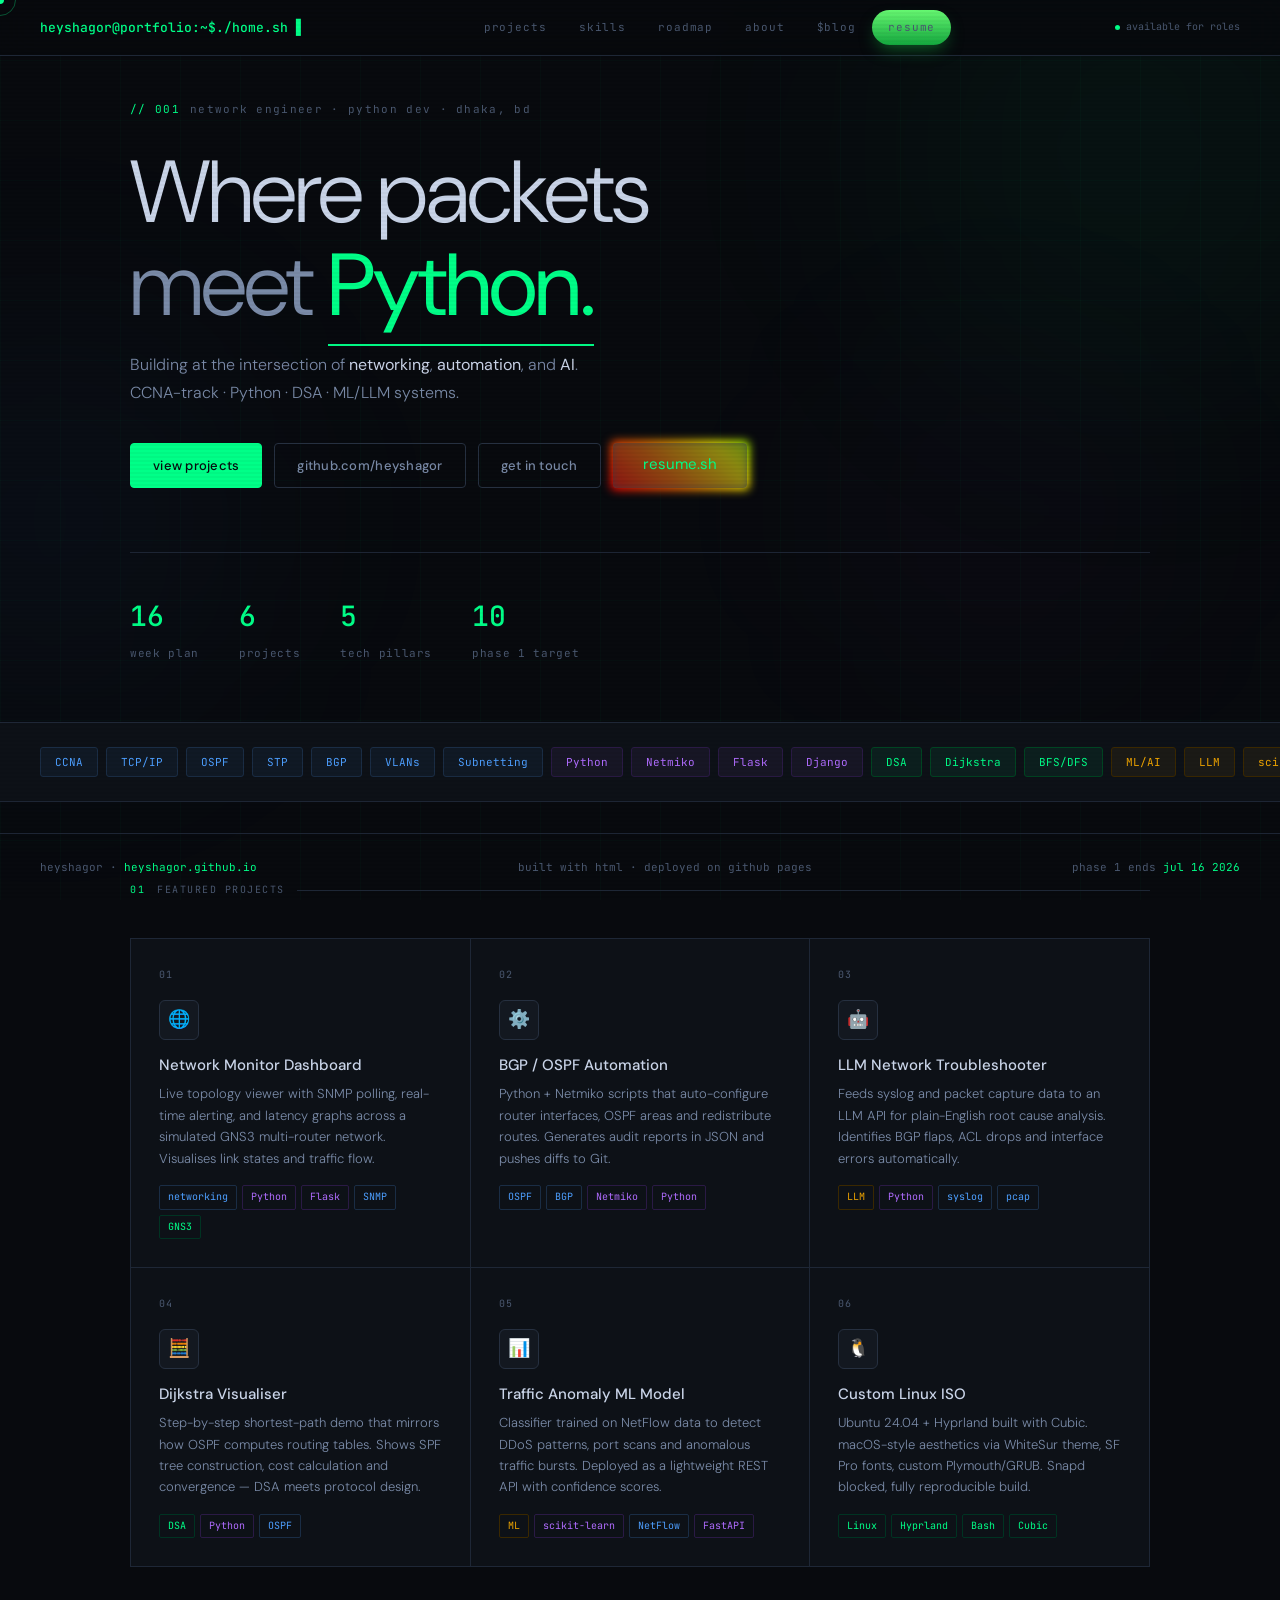
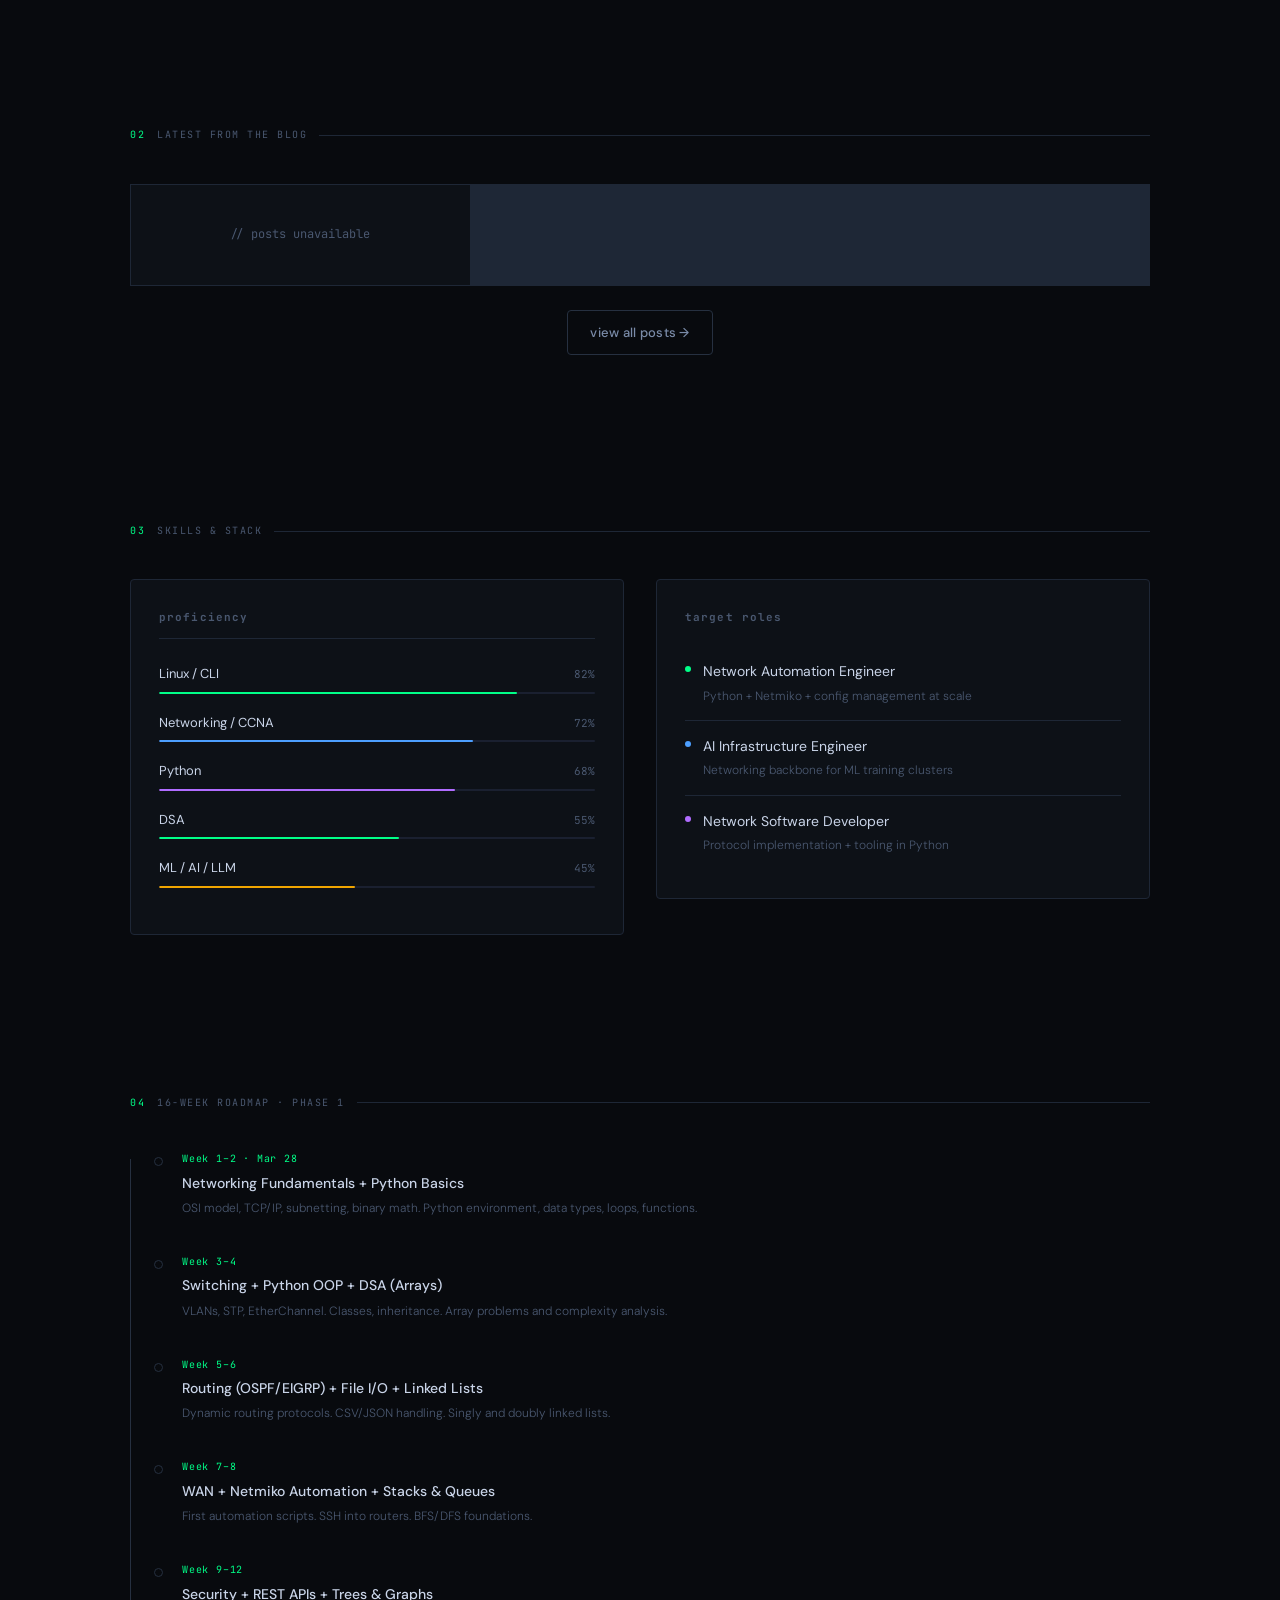
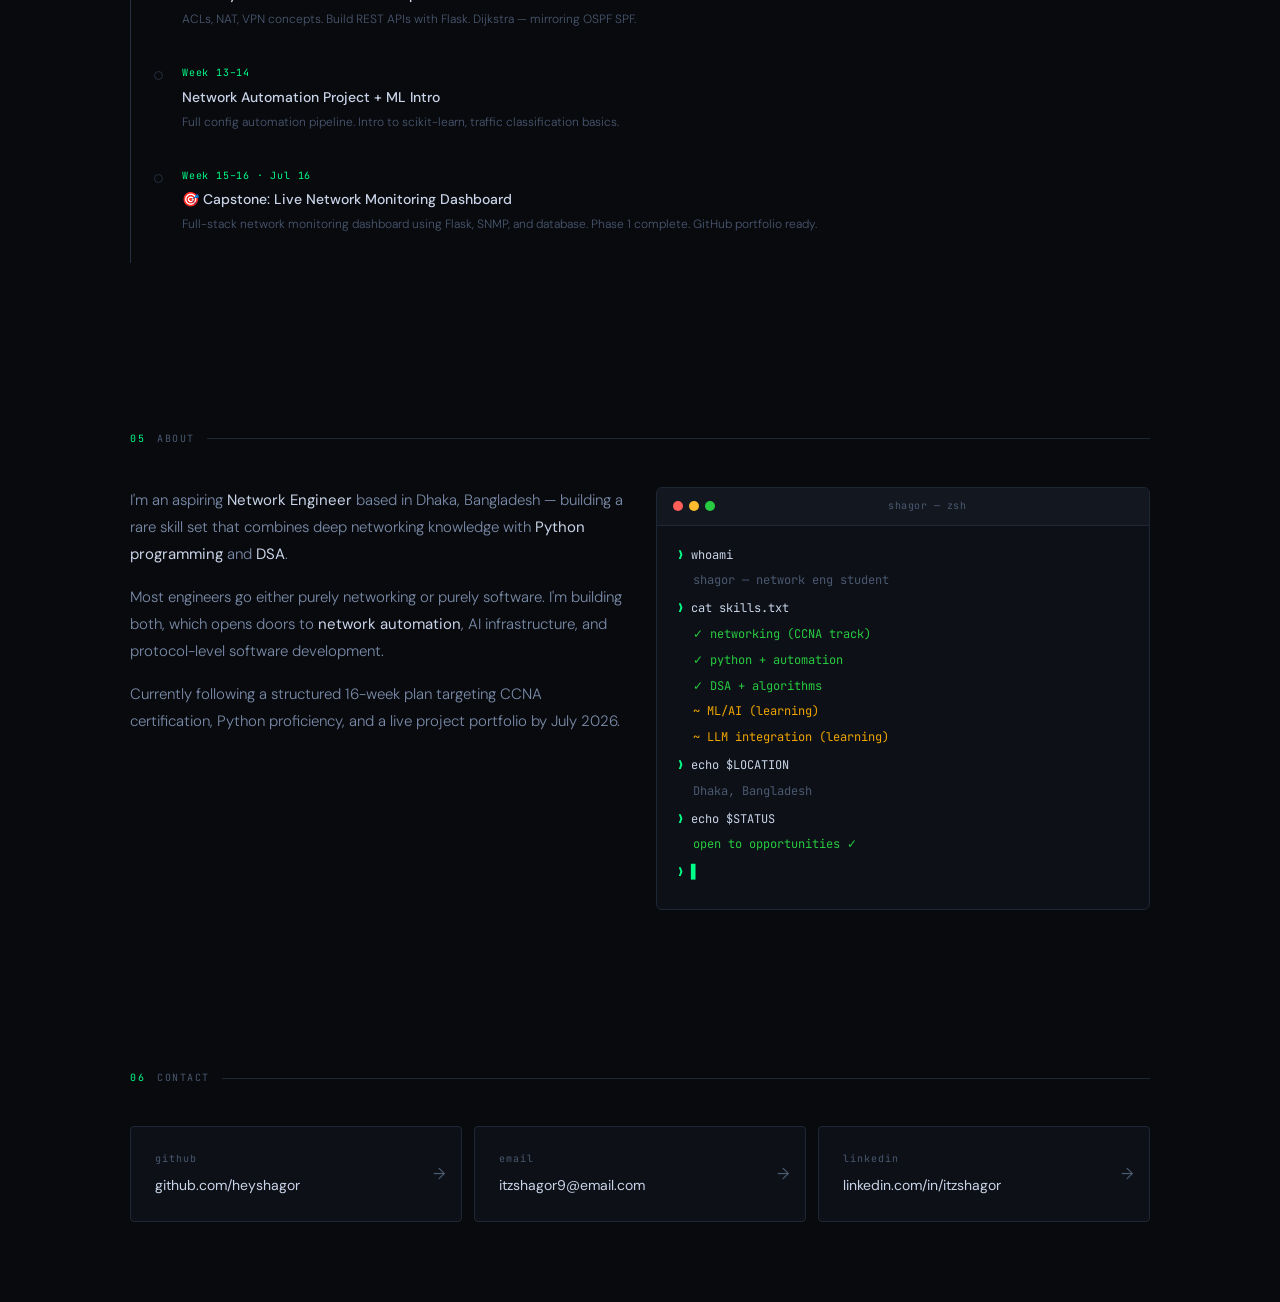
<file: index.html>
<!DOCTYPE html>
<html lang="en">
  <head>
    <meta charset="UTF-8" />
    <meta name="viewport" content="width=device-width, initial-scale=1.0" />
    <title>Shagor — Network Engineer & Python Dev</title>
    <link rel="preconnect" href="https://fonts.googleapis.com" />
    <link rel="preconnect" href="https://fonts.gstatic.com" crossorigin />
    <link href="https://fonts.googleapis.com/css2?family=JetBrains+Mono:wght@300;400;500;600&family=DM+Sans:ital,wght@0,300;0,400;0,500;1,300&display=swap" rel="stylesheet" />
    <link rel="icon" type="image/x-icon" href="image/myicon.ico" />
    <link rel="shortcut icon" type="image/x-icon" href="image/myicon.ico" />
    <link rel="stylesheet" href="css/common.css" />
    <link rel="stylesheet" href="css/index.css" />
  </head>
  <body>
    <div class="cursor" id="cursor"></div>
    <div class="cursor-ring" id="cursorRing"></div>
    <div class="grid-bg"></div>
    <div class="orb orb1"></div>
    <div class="orb orb2"></div>
    <div class="orb orb3"></div>
    <nav>
      <div class="logo"> heyshagor@portfolio:~$./home.sh <span class="logo-blink">▋</span>
      </div>
      <ul class="nav-links">
        <li>
          <a href="#projects">projects</a>
        </li>
        <li>
          <a href="#skills">skills</a>
        </li>
        <li>
          <a href="#roadmap">roadmap</a>
        </li>
        <li>
          <a href="#about">about</a>
        </li>
        <li>
          <a href="blog.html">$blog</a>
        </li>
        <li>
          <a href="cv.html" class="button-88">resume</a>
        </li>
      </ul>
      <div class="nav-status">
        <div class="status-dot"></div> available for roles
      </div>
    </nav>
    <main>
      <div class="hero">
        <div class="hero-eyebrow">
          <span>// 001</span> network engineer · python dev · dhaka, bd
        </div>
        <h1 class="hero-h1"> Where packets <br>
          <span class="line2">meet <span class="highlight">Python.</span>
          </span>
        </h1>
        <p class="hero-sub"> Building at the intersection of <strong>networking</strong>, <strong>automation</strong>, and <strong>AI</strong>. <br> CCNA-track · Python · DSA · ML/LLM systems. </p>
        <div class="hero-cta">
          <a href="#projects" class="btn btn-primary">view projects</a>
          <a href="https://github.com/heyshagor" class="btn btn-ghost">github.com/heyshagor</a>
          <a href="#contact" class="btn btn-ghost">get in touch</a>
          <a href="cv.html" class="button-85">resume.sh</a>
        </div>
        <div class="hero-metrics">
          <div class="metric-item">
            <span class="metric-num" data-target="16">0</span>
            <span class="metric-label">week plan</span>
          </div>
          <div class="metric-item">
            <span class="metric-num" data-target="6">0</span>
            <span class="metric-label">projects</span>
          </div>
          <div class="metric-item">
            <span class="metric-num" data-target="5">0</span>
            <span class="metric-label">tech pillars</span>
          </div>
          <div class="metric-item">
            <span class="metric-num" data-suffix=" Jul">10</span>
            <span class="metric-label">phase 1 target</span>
          </div>
        </div>
      </div>
      <div class="stack-section">
        <div class="stack-inner" id="stackInner">
          <span class="stag stag-n">CCNA</span>
          <span class="stag stag-n">TCP/IP</span>
          <span class="stag stag-n">OSPF</span>
          <span class="stag stag-n">STP</span>
          <span class="stag stag-n">BGP</span>
          <span class="stag stag-n">VLANs</span>
          <span class="stag stag-n">Subnetting</span>
          <span class="stag stag-p">Python</span>
          <span class="stag stag-p">Netmiko</span>
          <span class="stag stag-p">Flask</span>
          <span class="stag stag-p">Django</span>
          <span class="stag stag-g">DSA</span>
          <span class="stag stag-g">Dijkstra</span>
          <span class="stag stag-g">BFS/DFS</span>
          <span class="stag stag-a">ML/AI</span>
          <span class="stag stag-a">LLM</span>
          <span class="stag stag-a">scikit-learn</span>
          <span class="stag stag-g">Linux</span>
          <span class="stag stag-g">Hyprland</span>
          <span class="stag stag-g">GNS3</span>
          <span class="stag stag-g">Wireshark</span>
          <span class="stag stag-n">CCNA</span>
          <span class="stag stag-n">TCP/IP</span>
          <span class="stag stag-n">OSPF</span>
          <span class="stag stag-n">STP</span>
          <span class="stag stag-n">BGP</span>
          <span class="stag stag-n">VLANs</span>
          <span class="stag stag-n">Subnetting</span>
          <span class="stag stag-p">Python</span>
          <span class="stag stag-p">Netmiko</span>
          <span class="stag stag-p">Flask</span>
          <span class="stag stag-p">Django</span>
          <span class="stag stag-g">DSA</span>
          <span class="stag stag-g">Dijkstra</span>
          <span class="stag stag-g">BFS/DFS</span>
          <span class="stag stag-a">ML/AI</span>
          <span class="stag stag-a">LLM</span>
          <span class="stag stag-a">scikit-learn</span>
          <span class="stag stag-g">Linux</span>
          <span class="stag stag-g">Hyprland</span>
          <span class="stag stag-g">GNS3</span>
          <span class="stag stag-g">Wireshark</span>
        </div>
      </div>
      <section id="projects">
        <div class="sec-label reveal" data-num="01">featured projects</div>
        <div class="projects-grid reveal">
          <div class="pcard">
            <span class="pcard-num">01</span>
            <div class="pcard-icon">🌐</div>
            <div class="pcard-title">Network Monitor Dashboard</div>
            <div class="pcard-desc">Live topology viewer with SNMP polling, real-time alerting, and latency graphs across a simulated GNS3 multi-router network. Visualises link states and traffic flow.</div>
            <div class="pcard-tags">
              <span class="ptag pt-n">networking</span>
              <span class="ptag pt-p">Python</span>
              <span class="ptag pt-p">Flask</span>
              <span class="ptag pt-n">SNMP</span>
              <span class="ptag pt-g">GNS3</span>
            </div>
            <a href="https://github.com/heyshagor" class="pcard-link">↗</a>
          </div>
          <div class="pcard">
            <span class="pcard-num">02</span>
            <div class="pcard-icon">⚙️</div>
            <div class="pcard-title">BGP / OSPF Automation</div>
            <div class="pcard-desc">Python + Netmiko scripts that auto-configure router interfaces, OSPF areas and redistribute routes. Generates audit reports in JSON and pushes diffs to Git.</div>
            <div class="pcard-tags">
              <span class="ptag pt-n">OSPF</span>
              <span class="ptag pt-n">BGP</span>
              <span class="ptag pt-p">Netmiko</span>
              <span class="ptag pt-p">Python</span>
            </div>
            <a href="https://github.com/heyshagor" class="pcard-link">↗</a>
          </div>
          <div class="pcard">
            <span class="pcard-num">03</span>
            <div class="pcard-icon">🤖</div>
            <div class="pcard-title">LLM Network Troubleshooter</div>
            <div class="pcard-desc">Feeds syslog and packet capture data to an LLM API for plain-English root cause analysis. Identifies BGP flaps, ACL drops and interface errors automatically.</div>
            <div class="pcard-tags">
              <span class="ptag pt-a">LLM</span>
              <span class="ptag pt-p">Python</span>
              <span class="ptag pt-n">syslog</span>
              <span class="ptag pt-n">pcap</span>
            </div>
            <a href="https://github.com/heyshagor" class="pcard-link">↗</a>
          </div>
          <div class="pcard">
            <span class="pcard-num">04</span>
            <div class="pcard-icon">🧮</div>
            <div class="pcard-title">Dijkstra Visualiser</div>
            <div class="pcard-desc">Step-by-step shortest-path demo that mirrors how OSPF computes routing tables. Shows SPF tree construction, cost calculation and convergence — DSA meets protocol design.</div>
            <div class="pcard-tags">
              <span class="ptag pt-g">DSA</span>
              <span class="ptag pt-p">Python</span>
              <span class="ptag pt-n">OSPF</span>
            </div>
            <a href="https://github.com/heyshagor" class="pcard-link">↗</a>
          </div>
          <div class="pcard">
            <span class="pcard-num">05</span>
            <div class="pcard-icon">📊</div>
            <div class="pcard-title">Traffic Anomaly ML Model</div>
            <div class="pcard-desc">Classifier trained on NetFlow data to detect DDoS patterns, port scans and anomalous traffic bursts. Deployed as a lightweight REST API with confidence scores.</div>
            <div class="pcard-tags">
              <span class="ptag pt-a">ML</span>
              <span class="ptag pt-p">scikit-learn</span>
              <span class="ptag pt-n">NetFlow</span>
              <span class="ptag pt-p">FastAPI</span>
            </div>
            <a href="https://github.com/heyshagor" class="pcard-link">↗</a>
          </div>
          <div class="pcard">
            <span class="pcard-num">06</span>
            <div class="pcard-icon">🐧</div>
            <div class="pcard-title">Custom Linux ISO</div>
            <div class="pcard-desc">Ubuntu 24.04 + Hyprland built with Cubic. macOS-style aesthetics via WhiteSur theme, SF Pro fonts, custom Plymouth/GRUB. Snapd blocked, fully reproducible build.</div>
            <div class="pcard-tags">
              <span class="ptag pt-g">Linux</span>
              <span class="ptag pt-g">Hyprland</span>
              <span class="ptag pt-g">Bash</span>
              <span class="ptag pt-g">Cubic</span>
            </div>
            <a href="https://github.com/heyshagor" class="pcard-link">↗</a>
          </div>
        </div>
      </section>
      <!-- BLOG PREVIEW -->
      <section id="blog-preview">
        <div class="sec-label reveal" data-num="02">latest from the blog</div>
        <div id="blogPreviewGrid" class="blog-preview-grid reveal">
          <div class="bp-loading">
            <div class="spinner"></div>
          </div>
        </div>
        <div style="text-align:center;margin-top:24px" class="reveal">
          <a href="blog.html" class="btn btn-ghost">view all posts →</a>
        </div>
      </section>
      <section id="skills">
        <div class="sec-label reveal" data-num="03">skills & stack</div>
        <div class="skills-layout">
          <div class="skill-block reveal">
            <h3>proficiency</h3>
            <div class="skill-row">
              <div class="skill-header">
                <span class="skill-name">Linux / CLI</span>
                <span class="skill-pct">82%</span>
              </div>
              <div class="skill-track">
                <div class="skill-fill" style="width:82%;background:var(--accent)" data-w="82"></div>
              </div>
            </div>
            <div class="skill-row">
              <div class="skill-header">
                <span class="skill-name">Networking / CCNA</span>
                <span class="skill-pct">72%</span>
              </div>
              <div class="skill-track">
                <div class="skill-fill" style="width:72%;background:var(--accent2)" data-w="72"></div>
              </div>
            </div>
            <div class="skill-row">
              <div class="skill-header">
                <span class="skill-name">Python</span>
                <span class="skill-pct">68%</span>
              </div>
              <div class="skill-track">
                <div class="skill-fill" style="width:68%;background:var(--accent4)" data-w="68"></div>
              </div>
            </div>
            <div class="skill-row">
              <div class="skill-header">
                <span class="skill-name">DSA</span>
                <span class="skill-pct">55%</span>
              </div>
              <div class="skill-track">
                <div class="skill-fill" style="width:55%;background:var(--accent)" data-w="55"></div>
              </div>
            </div>
            <div class="skill-row">
              <div class="skill-header">
                <span class="skill-name">ML / AI / LLM</span>
                <span class="skill-pct">45%</span>
              </div>
              <div class="skill-track">
                <div class="skill-fill" style="width:45%;background:var(--accent3)" data-w="45"></div>
              </div>
            </div>
          </div>
          <div>
            <div class="roles-block reveal" style="margin-bottom:12px">
              <h3>target roles</h3>
              <div class="role-item">
                <div class="role-dot" style="background:var(--accent)"></div>
                <div>
                  <div class="role-name">Network Automation Engineer</div>
                  <div class="role-why">Python + Netmiko + config management at scale</div>
                </div>
              </div>
              <div class="role-item">
                <div class="role-dot" style="background:var(--accent2)"></div>
                <div>
                  <div class="role-name">AI Infrastructure Engineer</div>
                  <div class="role-why">Networking backbone for ML training clusters</div>
                </div>
              </div>
              <div class="role-item">
                <div class="role-dot" style="background:var(--accent4)"></div>
                <div>
                  <div class="role-name">Network Software Developer</div>
                  <div class="role-why">Protocol implementation + tooling in Python</div>
                </div>
              </div>
            </div>
          </div>
        </div>
      </section>
      <!-- <section id="roadmap"><div class="sec-label reveal" data-num="04">16-week roadmap · phase 1</div><div class="timeline reveal"><div class="t-item"><div class="t-date">Week 1–2 · Mar 22</div><div class="t-title">Networking Fundamentals + Python Basics</div><div class="t-desc">OSI model, TCP/IP, subnetting, binary math. Python env, data types, loops, functions.</div></div><div class="t-item"><div class="t-date">Week 3–4</div><div class="t-title">Switching + Python OOP + DSA: Arrays</div><div class="t-desc">VLANs, STP, EtherChannel. Classes, inheritance. Array problems and complexity analysis.</div></div><div class="t-item"><div class="t-date">Week 5–6</div><div class="t-title">Routing (OSPF/EIGRP) + File I/O + Linked Lists</div><div class="t-desc">Dynamic routing protocols. CSV/JSON handling. Singly and doubly linked lists.</div></div><div class="t-item"><div class="t-date">Week 7–8</div><div class="t-title">WAN + Netmiko Automation + Stacks & Queues</div><div class="t-desc">First automation scripts. SSH into routers. BFS/DFS foundations.</div></div><div class="t-item"><div class="t-date">Week 9–12</div><div class="t-title">Security + REST APIs + Trees + Graphs</div><div class="t-desc">ACLs, NAT, VPN concepts. Build REST APIs with Flask. Dijkstra — mirroring OSPF SPF.</div></div><div class="t-item"><div class="t-date">Week 13–14</div><div class="t-title">Network Automation Project + ML Intro</div><div class="t-desc">Full config automation pipeline. Intro to scikit-learn, traffic classification basics.</div></div><div class="t-item"><div class="t-date">Week 15–16 · Jul 10</div><div class="t-title">🎯 Capstone: Live Network Monitoring Dashboard</div><div class="t-desc">Full-stack network monitoring dashboard. Phase 1 complete. GitHub portfolio live.</div></div></div></section> -->
      <section id="roadmap">
        <div class="sec-label reveal" data-num="04">16-week roadmap · phase 1</div>
        <div class="timeline reveal">
          <div class="t-item">
            <div class="t-date">Week 1–2 · Mar 28</div>
            <div class="t-title">Networking Fundamentals + Python Basics</div>
            <div class="t-desc"> OSI model, TCP/IP, subnetting, binary math. Python environment, data types, loops, functions. </div>
          </div>
          <div class="t-item">
            <div class="t-date">Week 3–4</div>
            <div class="t-title">Switching + Python OOP + DSA (Arrays)</div>
            <div class="t-desc"> VLANs, STP, EtherChannel. Classes, inheritance. Array problems and complexity analysis. </div>
          </div>
          <div class="t-item">
            <div class="t-date">Week 5–6</div>
            <div class="t-title">Routing (OSPF/EIGRP) + File I/O + Linked Lists</div>
            <div class="t-desc"> Dynamic routing protocols. CSV/JSON handling. Singly and doubly linked lists. </div>
          </div>
          <div class="t-item">
            <div class="t-date">Week 7–8</div>
            <div class="t-title">WAN + Netmiko Automation + Stacks & Queues</div>
            <div class="t-desc"> First automation scripts. SSH into routers. BFS/DFS foundations. </div>
          </div>
          <div class="t-item">
            <div class="t-date">Week 9–12</div>
            <div class="t-title">Security + REST APIs + Trees & Graphs</div>
            <div class="t-desc"> ACLs, NAT, VPN concepts. Build REST APIs with Flask. Dijkstra — mirroring OSPF SPF. </div>
          </div>
          <div class="t-item">
            <div class="t-date">Week 13–14</div>
            <div class="t-title">Network Automation Project + ML Intro</div>
            <div class="t-desc"> Full config automation pipeline. Intro to scikit-learn, traffic classification basics. </div>
          </div>
          <div class="t-item">
            <div class="t-date">Week 15–16 · Jul 16</div>
            <div class="t-title">🎯 Capstone: Live Network Monitoring Dashboard</div>
            <div class="t-desc"> Full-stack network monitoring dashboard using Flask, SNMP, and database. Phase 1 complete. GitHub portfolio ready. </div>
          </div>
        </div>
      </section>
      <section id="about">
        <div class="sec-label reveal" data-num="05">about</div>
        <div class="about-layout">
          <div class="about-text reveal">
            <p>I'm an aspiring <strong>Network Engineer</strong> based in Dhaka, Bangladesh — building a rare skill set that combines deep networking knowledge with <strong>Python programming</strong> and <strong>DSA</strong>. </p>
            <p>Most engineers go either purely networking or purely software. I'm building both, which opens doors to <strong>network automation</strong>, AI infrastructure, and protocol-level software development. </p>
            <p>Currently following a structured 16-week plan targeting CCNA certification, Python proficiency, and a live project portfolio by July 2026.</p>
          </div>
          <div class="terminal-card reveal">
            <div class="terminal-bar">
              <div class="tdot td1"></div>
              <div class="tdot td2"></div>
              <div class="tdot td3"></div>
              <div class="terminal-title">shagor — zsh</div>
            </div>
            <div class="terminal-body">
              <div class="tline">
                <span class="prompt">❯ </span>
                <span class="cmd">whoami</span>
              </div>
              <div class="tline">
                <span class="out">shagor — network eng student</span>
              </div>
              <div class="tline" style="margin-top:8px">
                <span class="prompt">❯ </span>
                <span class="cmd">cat skills.txt</span>
              </div>
              <div class="tline">
                <span class="out ok">✓ networking (CCNA track)</span>
              </div>
              <div class="tline">
                <span class="out ok">✓ python + automation</span>
              </div>
              <div class="tline">
                <span class="out ok">✓ DSA + algorithms</span>
              </div>
              <div class="tline">
                <span class="out warn">~ ML/AI (learning)</span>
              </div>
              <div class="tline">
                <span class="out warn">~ LLM integration (learning)</span>
              </div>
              <div class="tline" style="margin-top:8px">
                <span class="prompt">❯ </span>
                <span class="cmd">echo $LOCATION</span>
              </div>
              <div class="tline">
                <span class="out">Dhaka, Bangladesh</span>
              </div>
              <div class="tline" style="margin-top:8px">
                <span class="prompt">❯ </span>
                <span class="cmd">echo $STATUS</span>
              </div>
              <div class="tline">
                <span class="out ok">open to opportunities ✓</span>
              </div>
              <div class="tline" style="margin-top:8px">
                <span class="prompt">❯ <span style="animation:blink 1.2s step-end infinite">▋</span>
                </span>
              </div>
            </div>
          </div>
        </div>
      </section>
      <section id="contact">
        <div class="sec-label reveal" data-num="06">contact</div>
        <div class="contact-grid reveal">
          <a href="https://github.com/heyshagor" class="contact-card">
            <div class="cc-label">github</div>
            <div class="cc-value">github.com/heyshagor</div>
          </a>
          <a href="mailto:itzshagor9@email.com" class="contact-card">
            <div class="cc-label">email</div>
            <div class="cc-value">itzshagor9@email.com</div>
          </a>
          <a href="https://linkedin.com/in/itzshagor" class="contact-card">
            <div class="cc-label">linkedin</div>
            <div class="cc-value">linkedin.com/in/itzshagor</div>
          </a>
        </div>
      </section>
    </main>
    <footer>
      <span class="fl">heyshagor · <span>heyshagor.github.io</span>
      </span>
      <span class="fl">built with html · deployed on github pages</span>
      <span class="fl">phase 1 ends <span>jul 16 2026</span>
      </span>
    </footer>
    <!-- PASTE BOTTOM NAV HERE -->
    <nav class="bottom-nav">
      <a href="index.html" class="bottom-nav-item active"> ...home... </a>
      <a href="blog.html" class="bottom-nav-item"> ...$blog... </a>
      <a href="index.html#about" class="bottom-nav-item"> ...about... </a>
      <a href="index.html#contact" class="bottom-nav-item"> ...contact... </a>
    </nav>
    <script src="js/index.js"></script>
  </body>
</html>
</file>
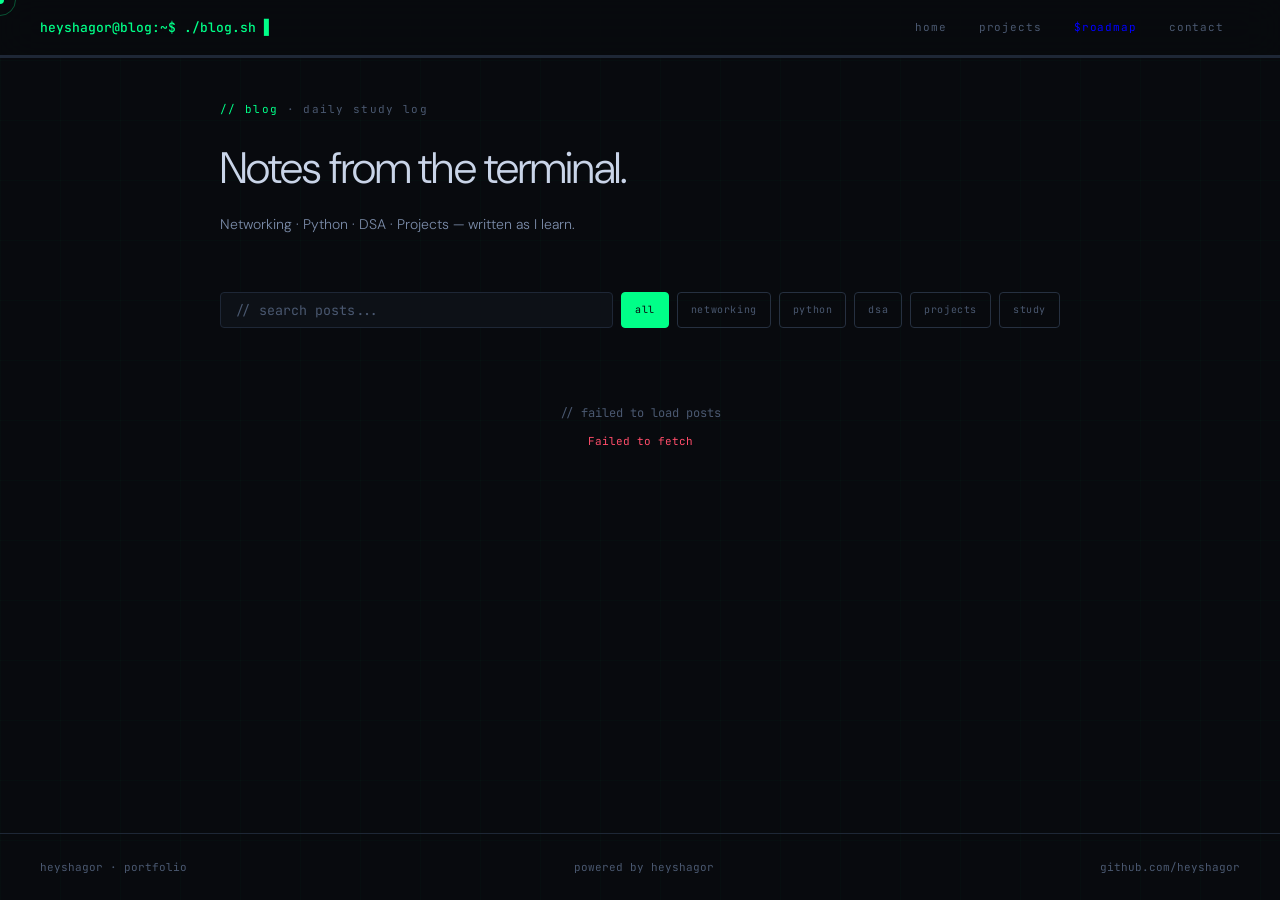
<file: blog.html>
<!DOCTYPE html>
<html lang="en">
  <head>
    <meta charset="UTF-8" />
    <meta name="viewport" content="width=device-width, initial-scale=1.0" />
    <title>Blog — Shagor</title>
    <link rel="preconnect" href="https://fonts.googleapis.com" />
    <link rel="preconnect" href="https://fonts.gstatic.com" crossorigin />
    <link href="https://fonts.googleapis.com/css2?family=JetBrains+Mono:wght@300;400;500&family=DM+Sans:ital,wght@0,300;0,400;0,500;1,300&display=swap" rel="stylesheet" />
    <link rel="icon" type="image/x-icon" href="image/myicon.ico" />
    <link rel="shortcut icon" type="image/x-icon" href="image/myicon.ico" />
    <link rel="stylesheet" href="css/common.css" />
    <link rel="stylesheet" href="css/blog.css" />
  </head>
  <body>
    <div class="cursor" id="cursor"></div>
    <div class="cursor-ring" id="cursorRing"></div>
    <div class="progress-bar">
      <div class="progress-fill" id="progressFill"></div>
    </div>
    <nav>
      <a href="index.html" style="text-decoration: none;" class="logo">heyshagor@blog:~$ ./blog.sh <span class="blink">▋</span>
      </a>
      <div class="nav-links">
        <a href="index.html">home</a>
        <a href="index.html#projects">projects</a>
        <a href="phase1_28mar_plan.html" class="active" style="color: blue;">$roadmap</a>
        <a href="index.html#contact">contact</a>
      </div>
    </nav>
    <!-- Mobile Bottom Navbar -->
    <!-- <nav class="bottom-nav"><a href="index.html" class="bottom-nav-item active"><svg class="bottom-nav-icon" viewBox="0 0 24 24"><circle cx="12" cy="12" r="10"/><polygon points="16.24 7.76 14.12 14.12 7.76 16.24 9.88 9.88 16.24 7.76"/></svg><span>explore</span><div class="bottom-nav-dot"></div></a><a href="blog.html" class="bottom-nav-item"><svg class="bottom-nav-icon" viewBox="0 0 24 24"><path d="M4 19.5A2.5 2.5 0 0 1 6.5 17H20"/><path d="M6.5 2H20v20H6.5A2.5 2.5 0 0 1 4 19.5v-15A2.5 2.5 0 0 1 6.5 2z"/></svg><span>blog</span><div class="bottom-nav-dot"></div></a><a href="#roadmap" class="bottom-nav-item"><svg class="bottom-nav-icon" viewBox="0 0 24 24"><rect x="2" y="7" width="20" height="14" rx="2"/><path d="M16 21V5a2 2 0 0 0-2-2h-4a2 2 0 0 0-2 2v16"/></svg><span>careers</span><div class="bottom-nav-dot"></div></a><a href="#contact" class="bottom-nav-item"><svg class="bottom-nav-icon" viewBox="0 0 24 24"><path d="M20 21v-2a4 4 0 0 0-4-4H8a4 4 0 0 0-4 4v2"/><circle cx="12" cy="7" r="4"/></svg><span>account</span><div class="bottom-nav-dot"></div></a></nav> -->
    <!-- LIST -->
    <div id="listPage">
      <div class="hero">
        <div class="eyebrow">
          <span>// blog</span> · daily study log
        </div>
        <h1 class="page-title">Notes from the terminal.</h1>
        <p class="hero-sub">Networking · Python · DSA · Projects — written as I learn.</p>
      </div>
      <div class="stats" id="statsBar" style="display:none">
        <div>
          <div class="stat-n" id="totalPosts">0</div>
          <div class="stat-l">posts</div>
        </div>
        <div>
          <div class="stat-n" id="latestDate">—</div>
          <div class="stat-l">latest</div>
        </div>
      </div>
      <div class="toolbar">
        <input class="search-input" type="text" id="searchInput" placeholder="// search posts..." oninput="filterPosts()" />
        <button class="filter-btn active" onclick="setFilter('all',this)">all</button>
        <button class="filter-btn" onclick="setFilter('Networking',this)">networking</button>
        <button class="filter-btn" onclick="setFilter('Python',this)">python</button>
        <button class="filter-btn" onclick="setFilter('DSA',this)">dsa</button>
        <button class="filter-btn" onclick="setFilter('Project',this)">projects</button>
        <button class="filter-btn" onclick="setFilter('Study',this)">study</button>
      </div>
      <div class="posts-wrap">
        <div id="loadingState" class="state">
          <div class="spinner"></div>
          <p>fetching from notion...</p>
        </div>
        <div class="posts-grid" id="postsGrid" style="display:none"></div>
        <div id="emptyState" class="state" style="display:none">
          <p>// no posts found</p>
        </div>
        <div id="errorState" class="state" style="display:none">
          <p>// failed to load posts</p>
          <p class="err" id="errorMsg"></p>
        </div>
      </div>
    </div>
    <!-- POST -->
    <div id="postPage">
      <div class="post-nav">
        <button class="back-btn" onclick="showList()">← back to blog</button>
        <span class="read-time" id="readTime"></span>
      </div>
      <div class="post-header">
        <div class="post-cat-badge" id="postCat"></div>
        <h1 class="post-title" id="postTitle"></h1>
        <div class="post-meta">
          <span>◈ <span id="postDate"></span>
          </span>
          <span>· <span id="postCatMeta"></span>
          </span>
        </div>
      </div>
      <div class="post-content" id="postContent">
        <div class="spinner"></div>
      </div>
    </div>
    <footer>
      <span>heyshagor · <a href="index.html">portfolio</a>
      </span>
      <span>powered by heyshagor</span>
      <span>
        <a href="https://github.com/heyshagor">github.com/heyshagor</a>
      </span>
    </footer>
    <!-- PASTE BOTTOM NAV HERE -->
    <nav class="bottom-nav">
      <a href="index.html" class="bottom-nav-item"> ...home... </a>
      <a href="/phase1_28mar_plan.html" class="bottom-nav-item" style="color: blue;"> ...$roadmap... </a>
      <a href="/blog.html" class="bottom-nav-item active"> ...$blog... </a>
      <a href="index.html#contact" class="bottom-nav-item"> ...contact... </a>
    </nav>
    <script src="js/blog.js"></script>
  </body>
</html>
</file>
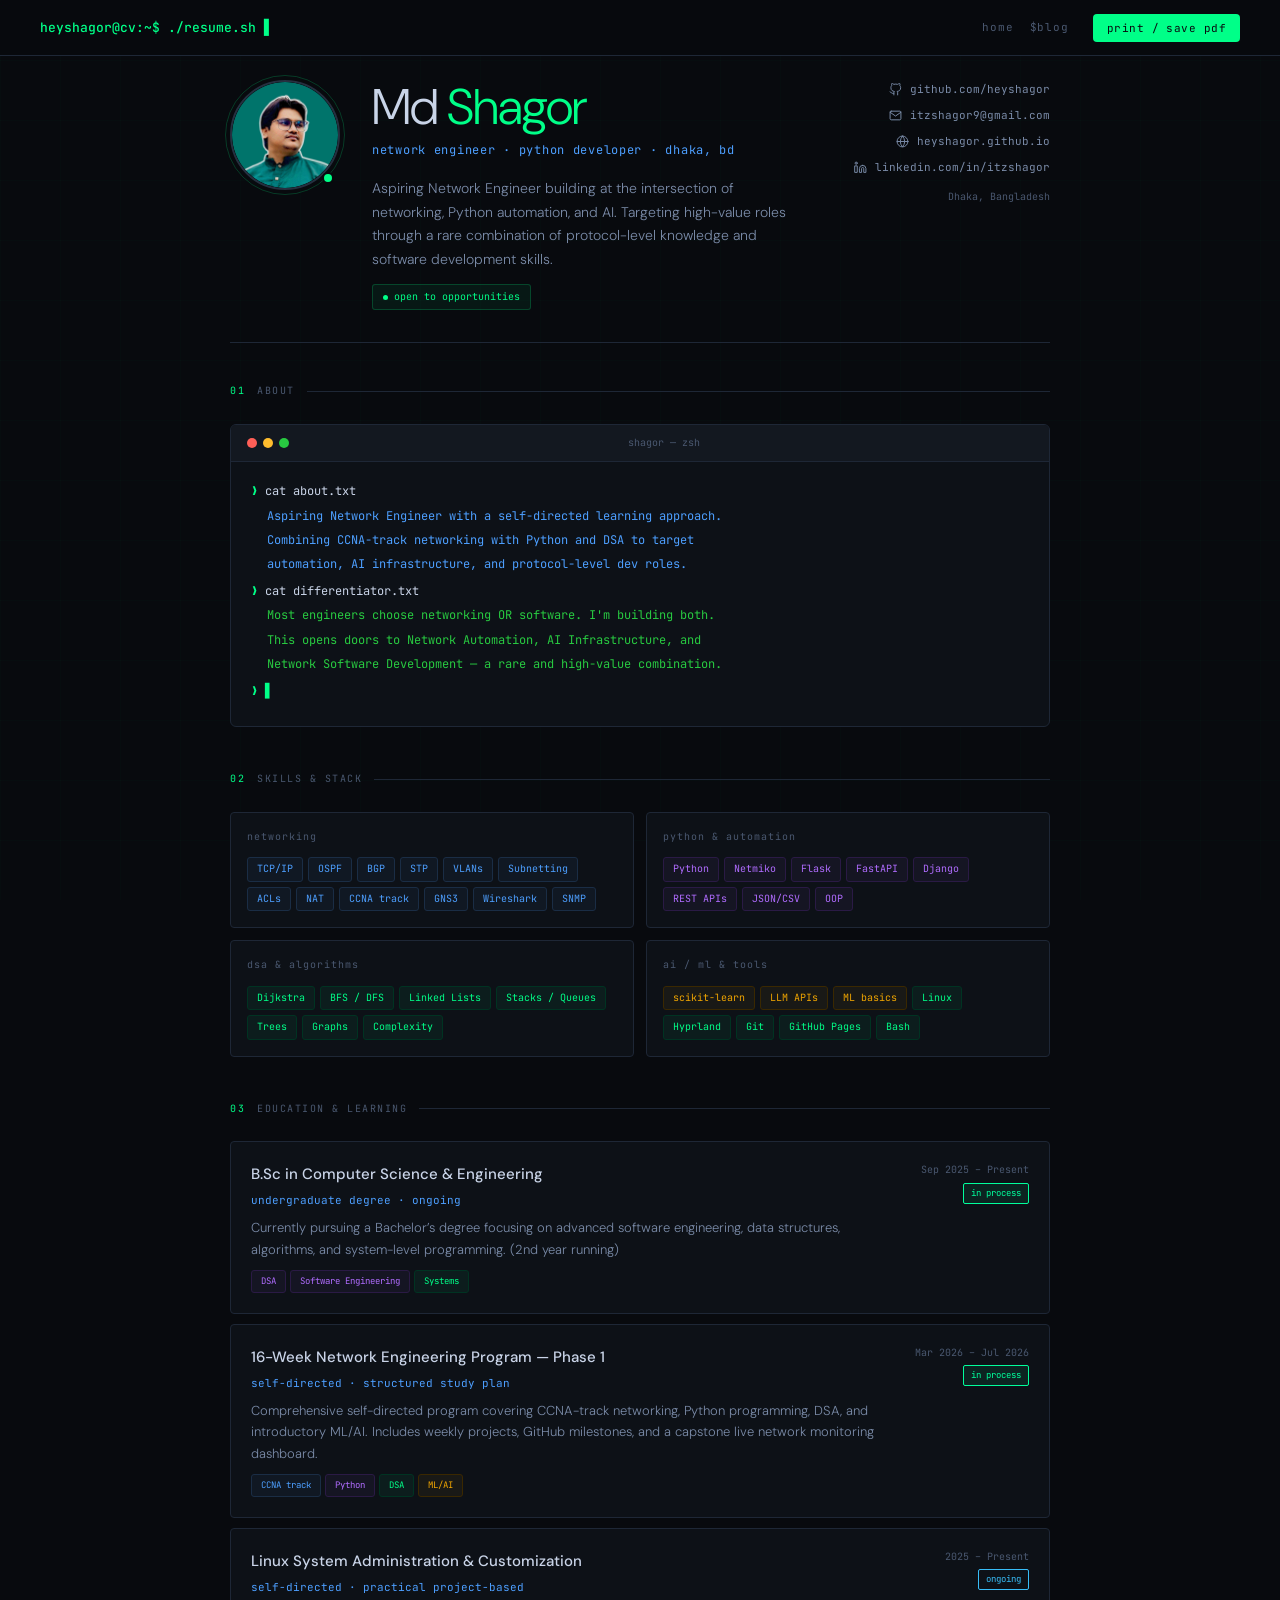
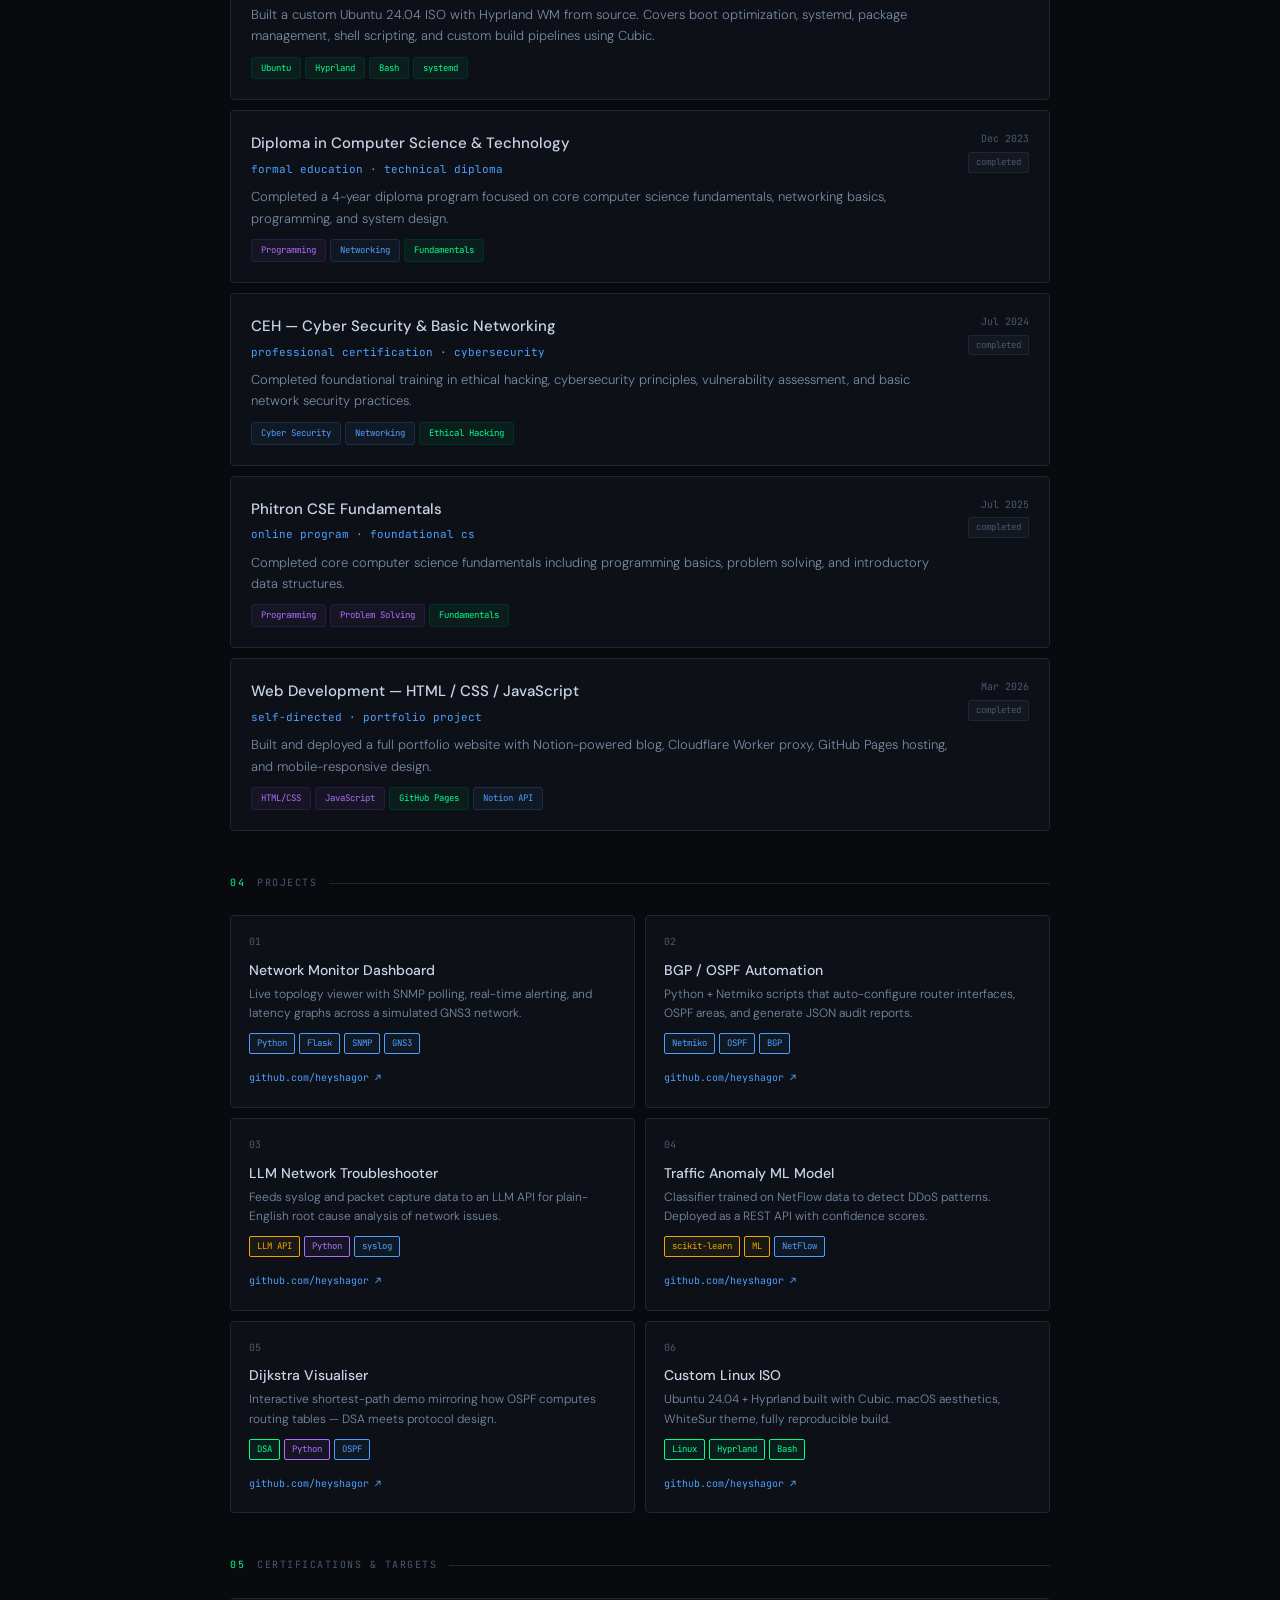
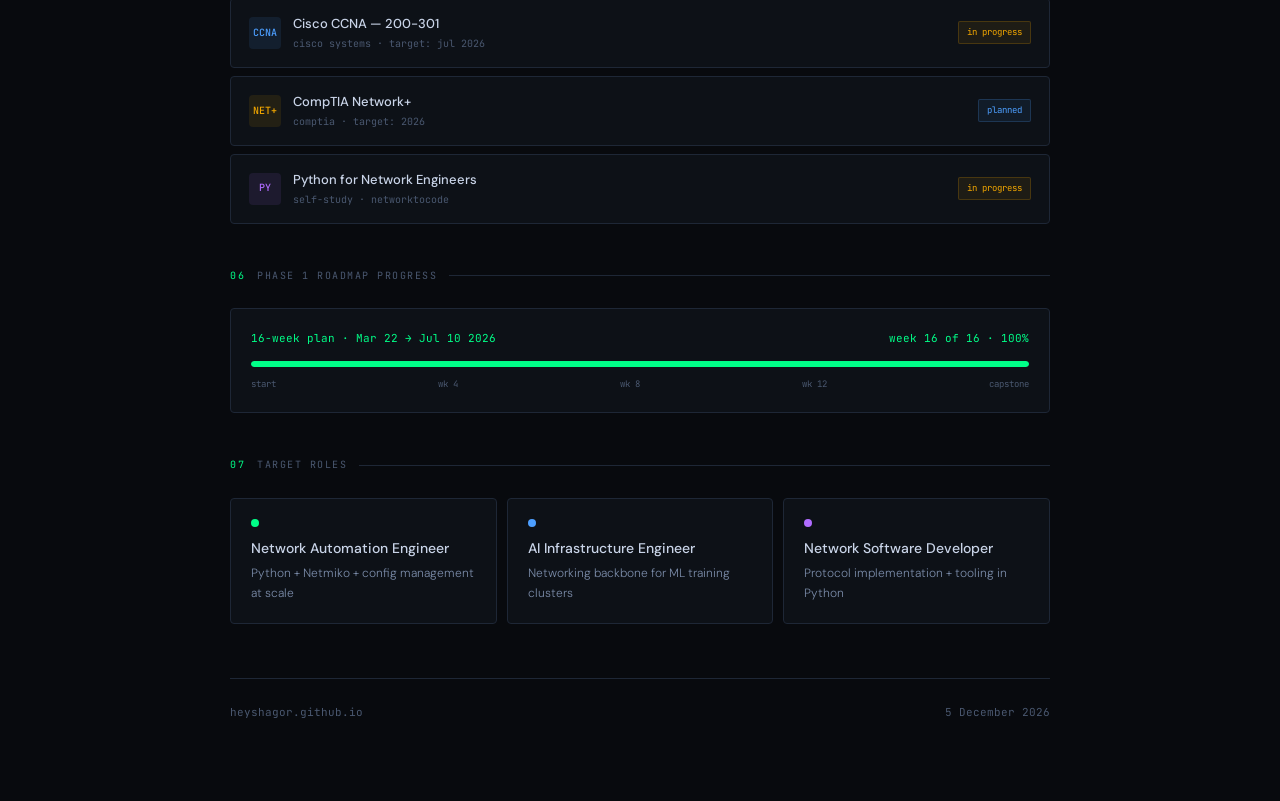
<file: cv.html>
<!DOCTYPE html>
<html lang="en">
  <head>
    <meta charset="UTF-8" />
    <meta name="viewport" content="width=device-width, initial-scale=1.0" />
    <title>CV — Md Shagor</title>
    <link rel="preconnect" href="https://fonts.googleapis.com" />
    <link rel="preconnect" href="https://fonts.gstatic.com" crossorigin />
    <link href="https://fonts.googleapis.com/css2?family=JetBrains+Mono:wght@300;400;500;600&family=DM+Sans:ital,wght@0,300;0,400;0,500;1,300&display=swap" rel="stylesheet" />
    <link rel="icon" type="image/x-icon" href="image/myicon.ico" />
    <link rel="stylesheet" href="css/common.css" />
    <link rel="stylesheet" href="css/cv.css">
  </head>
  <body>
    <nav>
      <a href="index.html" class="logo">heyshagor@cv:~$ ./resume.sh <span class="blink"> ▋</span>
      </a>
      <div class="nav-right">
        <div class="nav-links">
          <a href="index.html">home</a>
          <a href="blog.html">$blog</a>
        </div>
        <button class="print-btn" onclick="window.print()">print / save pdf</button>
      </div>
    </nav>
    <main>
      <!-- HEADER -->
      <div class="cv-header">
        <div class="cv-photo-wrap">
          <img src="image/shagor.png" alt="Md Shagor" class="cv-photo" />
          <div class="cv-photo-ring"></div>
          <div class="cv-photo-dot"></div>
        </div>
        <div>
          <h1 class="cv-name">Md <span>Shagor</span>
          </h1>
          <div class="cv-role">network engineer · python developer · dhaka, bd</div>
          <p class="cv-tagline">Aspiring Network Engineer building at the intersection of networking, Python automation, and AI. Targeting high-value roles through a rare combination of protocol-level knowledge and software development skills.</p>
          <div class="cv-status">
            <div class="sdot"></div>open to opportunities
          </div>
        </div>
        <div class="cv-contacts">
          <a href="https://github.com/heyshagor" class="cv-contact-item">
            <svg viewBox="0 0 24 24">
              <path d="M9 19c-5 1.5-5-2.5-7-3m14 6v-3.87a3.37 3.37 0 0 0-.94-2.61c3.14-.35 6.44-1.54 6.44-7A5.44 5.44 0 0 0 20 4.77 5.07 5.07 0 0 0 19.91 1S18.73.65 16 2.48a13.38 13.38 0 0 0-7 0C6.27.65 5.09 1 5.09 1A5.07 5.07 0 0 0 5 4.77a5.44 5.44 0 0 0-1.5 3.78c0 5.42 3.3 6.61 6.44 7A3.37 3.37 0 0 0 9 18.13V22" />
            </svg> github.com/heyshagor </a>
          <a href="mailto:itzshagor9@gmail.com" class="cv-contact-item">
            <svg viewBox="0 0 24 24">
              <path d="M4 4h16c1.1 0 2 .9 2 2v12c0 1.1-.9 2-2 2H4c-1.1 0-2-.9-2-2V6c0-1.1.9-2 2-2z" />
              <polyline points="22,6 12,13 2,6" />
            </svg> itzshagor9@gmail.com </a>
          <a href="https://heyshagor.github.io" class="cv-contact-item">
            <svg viewBox="0 0 24 24">
              <circle cx="12" cy="12" r="10" />
              <line x1="2" y1="12" x2="22" y2="12" />
              <path d="M12 2a15.3 15.3 0 0 1 4 10 15.3 15.3 0 0 1-4 10 15.3 15.3 0 0 1-4-10 15.3 15.3 0 0 1 4-10z" />
            </svg> heyshagor.github.io </a>
          <a href="https://linkedin.com/in/itzshagor" class="cv-contact-item">
            <svg viewBox="0 0 24 24">
              <path d="M16 8a6 6 0 0 1 6 6v7h-4v-7a2 2 0 0 0-2-2 2 2 0 0 0-2 2v7h-4v-7a6 6 0 0 1 6-6z" />
              <rect x="2" y="9" width="4" height="12" />
              <circle cx="4" cy="4" r="2" />
            </svg> linkedin.com/in/itzshagor </a>
          <span style="font-family:'JetBrains Mono',monospace;font-size:10px;color:var(--text3);margin-top:4px">Dhaka, Bangladesh</span>
        </div>
      </div>
      <!-- ABOUT -->
      <div class="cv-section">
        <div class="cv-sec-title" data-num="01">about</div>
        <div class="terminal-card">
          <div class="terminal-bar">
            <div class="tdot td1"></div>
            <div class="tdot td2"></div>
            <div class="tdot td3"></div>
            <div class="terminal-title">shagor — zsh</div>
          </div>
          <div class="terminal-body">
            <div class="tline">
              <span class="prompt">❯ </span>
              <span class="cmd">cat about.txt</span>
            </div>
            <div class="tline">
              <span class="out info">Aspiring Network Engineer with a self-directed learning approach.</span>
            </div>
            <div class="tline">
              <span class="out info">Combining CCNA-track networking with Python and DSA to target</span>
            </div>
            <div class="tline">
              <span class="out info">automation, AI infrastructure, and protocol-level dev roles.</span>
            </div>
            <div class="tline" style="margin-top:8px">
              <span class="prompt">❯ </span>
              <span class="cmd">cat differentiator.txt</span>
            </div>
            <div class="tline">
              <span class="out ok">Most engineers choose networking OR software. I'm building both.</span>
            </div>
            <div class="tline">
              <span class="out ok">This opens doors to Network Automation, AI Infrastructure, and</span>
            </div>
            <div class="tline">
              <span class="out ok">Network Software Development — a rare and high-value combination.</span>
            </div>
            <div class="tline" style="margin-top:8px">
              <span class="prompt">❯ <span style="animation:blink 1.2s step-end infinite">▋</span>
              </span>
            </div>
          </div>
        </div>
      </div>
      <!-- SKILLS -->
      <div class="cv-section">
        <div class="cv-sec-title" data-num="02">skills & stack</div>
        <div class="skills-grid">
          <div class="skill-group">
            <div class="skill-group-title">networking</div>
            <div class="skill-tags">
              <span class="stag stag-n">TCP/IP</span>
              <span class="stag stag-n">OSPF</span>
              <span class="stag stag-n">BGP</span>
              <span class="stag stag-n">STP</span>
              <span class="stag stag-n">VLANs</span>
              <span class="stag stag-n">Subnetting</span>
              <span class="stag stag-n">ACLs</span>
              <span class="stag stag-n">NAT</span>
              <span class="stag stag-n">CCNA track</span>
              <span class="stag stag-n">GNS3</span>
              <span class="stag stag-n">Wireshark</span>
              <span class="stag stag-n">SNMP</span>
            </div>
          </div>
          <div class="skill-group">
            <div class="skill-group-title">python & automation</div>
            <div class="skill-tags">
              <span class="stag stag-p">Python</span>
              <span class="stag stag-p">Netmiko</span>
              <span class="stag stag-p">Flask</span>
              <span class="stag stag-p">FastAPI</span>
              <span class="stag stag-p">Django</span>
              <span class="stag stag-p">REST APIs</span>
              <span class="stag stag-p">JSON/CSV</span>
              <span class="stag stag-p">OOP</span>
            </div>
          </div>
          <div class="skill-group">
            <div class="skill-group-title">dsa & algorithms</div>
            <div class="skill-tags">
              <span class="stag stag-g">Dijkstra</span>
              <span class="stag stag-g">BFS / DFS</span>
              <span class="stag stag-g">Linked Lists</span>
              <span class="stag stag-g">Stacks / Queues</span>
              <span class="stag stag-g">Trees</span>
              <span class="stag stag-g">Graphs</span>
              <span class="stag stag-g">Complexity</span>
            </div>
          </div>
          <div class="skill-group">
            <div class="skill-group-title">ai / ml & tools</div>
            <div class="skill-tags">
              <span class="stag stag-a">scikit-learn</span>
              <span class="stag stag-a">LLM APIs</span>
              <span class="stag stag-a">ML basics</span>
              <span class="stag stag-g">Linux</span>
              <span class="stag stag-g">Hyprland</span>
              <span class="stag stag-g">Git</span>
              <span class="stag stag-g">GitHub Pages</span>
              <span class="stag stag-g">Bash</span>
            </div>
          </div>
        </div>
      </div>
      <!-- EDUCATION & LEARNING -->
      <!-- <div class="cv-section">
        <div class="cv-sec-title" data-num="03">education & learning</div>
        <div class="cv-item">
          <div class="cv-item-left">
            <div class="cv-item-title">16-Week Network Engineering Program — Phase 1</div>
            <div class="cv-item-org">self-directed · structured study plan</div>
            <div class="cv-item-desc">Comprehensive self-directed program covering CCNA-track networking, Python programming, DSA, and introductory ML/AI. Includes weekly projects, GitHub milestones, and a capstone live network monitoring dashboard.</div>
            <div class="cv-item-tags">
              <span class="stag stag-n" style="font-size:9px">CCNA track</span>
              <span class="stag stag-p" style="font-size:9px">Python</span>
              <span class="stag stag-g" style="font-size:9px">DSA</span>
              <span class="stag stag-a" style="font-size:9px">ML/AI</span>
            </div>
          </div>
          <div class="cv-item-right">
            <div class="cv-item-date">Mar 2026 – Jul 2026</div>
            <span class="cv-item-status status-active">in progress</span>
          </div>
        </div>
        <div class="cv-item">
          <div class="cv-item-left">
            <div class="cv-item-title">Linux System Administration & Customization</div>
            <div class="cv-item-org">self-directed · practical project-based</div>
            <div class="cv-item-desc">Built a custom Ubuntu 24.04 ISO with Hyprland WM from source. Covers boot optimization, systemd, package management, shell scripting, and custom build pipelines using Cubic.</div>
            <div class="cv-item-tags">
              <span class="stag stag-g" style="font-size:9px">Ubuntu</span>
              <span class="stag stag-g" style="font-size:9px">Hyprland</span>
              <span class="stag stag-g" style="font-size:9px">Bash</span>
              <span class="stag stag-g" style="font-size:9px">systemd</span>
            </div>
          </div>
          <div class="cv-item-right">
            <div class="cv-item-date">2025 – present</div>
            <span class="cv-item-status status-active">ongoing</span>
          </div>
        </div>
        <div class="cv-item">
          <div class="cv-item-left">
            <div class="cv-item-title">Web Development — HTML / CSS / JavaScript</div>
            <div class="cv-item-org">self-directed · portfolio project</div>
            <div class="cv-item-desc">Built and deployed a full portfolio website with Notion-powered blog, Cloudflare Worker proxy, GitHub Pages hosting, and mobile-responsive design.</div>
            <div class="cv-item-tags">
              <span class="stag stag-p" style="font-size:9px">HTML/CSS</span>
              <span class="stag stag-p" style="font-size:9px">JavaScript</span>
              <span class="stag stag-g" style="font-size:9px">GitHub Pages</span>
              <span class="stag stag-n" style="font-size:9px">Notion API</span>
            </div>
          </div>
          <div class="cv-item-right">
            <div class="cv-item-date">Mar 2026</div>
            <span class="cv-item-status status-done">completed</span>
          </div>
        </div>
      </div> -->
<!-- EDUCATION & LEARNING -->
<div class="cv-section">
  <div class="cv-sec-title" data-num="03">education & learning</div>

  <!-- BSc (IN PROCESS) -->
  <div class="cv-item">
    <div class="cv-item-left">
      <div class="cv-item-title">B.Sc in Computer Science & Engineering</div>
      <div class="cv-item-org">undergraduate degree · ongoing</div>
      <div class="cv-item-desc">
        Currently pursuing a Bachelor’s degree focusing on advanced software engineering, data structures, algorithms, and system-level programming. (2nd year running)
      </div>
      <div class="cv-item-tags">
        <span class="stag stag-p" style="font-size:9px">DSA</span>
        <span class="stag stag-p" style="font-size:9px">Software Engineering</span>
        <span class="stag stag-g" style="font-size:9px">Systems</span>
      </div>
    </div>
    <div class="cv-item-right">
      <div class="cv-item-date">Sep 2025 – Present</div>
      <span class="cv-item-status status-process">in process</span>
    </div>
  </div>

  <!-- NETWORK PROGRAM (IN PROCESS) -->
  <div class="cv-item">
    <div class="cv-item-left">
      <div class="cv-item-title">16-Week Network Engineering Program — Phase 1</div>
      <div class="cv-item-org">self-directed · structured study plan</div>
      <div class="cv-item-desc">
        Comprehensive self-directed program covering CCNA-track networking, Python programming, DSA, and introductory ML/AI. Includes weekly projects, GitHub milestones, and a capstone live network monitoring dashboard.
      </div>
      <div class="cv-item-tags">
        <span class="stag stag-n" style="font-size:9px">CCNA track</span>
        <span class="stag stag-p" style="font-size:9px">Python</span>
        <span class="stag stag-g" style="font-size:9px">DSA</span>
        <span class="stag stag-a" style="font-size:9px">ML/AI</span>
      </div>
    </div>
    <div class="cv-item-right">
      <div class="cv-item-date">Mar 2026 – Jul 2026</div>
      <span class="cv-item-status status-process">in process</span>
    </div>
  </div>

  <!-- LINUX (ONGOING) -->
  <div class="cv-item">
    <div class="cv-item-left">
      <div class="cv-item-title">Linux System Administration & Customization</div>
      <div class="cv-item-org">self-directed · practical project-based</div>
      <div class="cv-item-desc">
        Built a custom Ubuntu 24.04 ISO with Hyprland WM from source. Covers boot optimization, systemd, package management, shell scripting, and custom build pipelines using Cubic.
      </div>
      <div class="cv-item-tags">
        <span class="stag stag-g" style="font-size:9px">Ubuntu</span>
        <span class="stag stag-g" style="font-size:9px">Hyprland</span>
        <span class="stag stag-g" style="font-size:9px">Bash</span>
        <span class="stag stag-g" style="font-size:9px">systemd</span>
      </div>
    </div>
    <div class="cv-item-right">
      <div class="cv-item-date">2025 – Present</div>
      <span class="cv-item-status status-ongoing">ongoing</span>
    </div>
  </div>

  <!-- DIPLOMA (COMPLETED) -->
  <div class="cv-item">
    <div class="cv-item-left">
      <div class="cv-item-title">Diploma in Computer Science & Technology</div>
      <div class="cv-item-org">formal education · technical diploma</div>
      <div class="cv-item-desc">
        Completed a 4-year diploma program focused on core computer science fundamentals, networking basics, programming, and system design.
      </div>
      <div class="cv-item-tags">
        <span class="stag stag-p" style="font-size:9px">Programming</span>
        <span class="stag stag-n" style="font-size:9px">Networking</span>
        <span class="stag stag-g" style="font-size:9px">Fundamentals</span>
      </div>
    </div>
    <div class="cv-item-right">
      <div class="cv-item-date">Dec 2023</div>
      <span class="cv-item-status status-done">completed</span>
    </div>
  </div>

  <!-- CEH (COMPLETED) -->
  <div class="cv-item">
    <div class="cv-item-left">
      <div class="cv-item-title">CEH — Cyber Security & Basic Networking</div>
      <div class="cv-item-org">professional certification · cybersecurity</div>
      <div class="cv-item-desc">
        Completed foundational training in ethical hacking, cybersecurity principles, vulnerability assessment, and basic network security practices.
      </div>
      <div class="cv-item-tags">
        <span class="stag stag-n" style="font-size:9px">Cyber Security</span>
        <span class="stag stag-n" style="font-size:9px">Networking</span>
        <span class="stag stag-g" style="font-size:9px">Ethical Hacking</span>
      </div>
    </div>
    <div class="cv-item-right">
      <div class="cv-item-date">Jul 2024</div>
      <span class="cv-item-status status-done">completed</span>
    </div>
  </div>

  <!-- PHITRON (COMPLETED) -->
  <div class="cv-item">
    <div class="cv-item-left">
      <div class="cv-item-title">Phitron CSE Fundamentals</div>
      <div class="cv-item-org">online program · foundational cs</div>
      <div class="cv-item-desc">
        Completed core computer science fundamentals including programming basics, problem solving, and introductory data structures.
      </div>
      <div class="cv-item-tags">
        <span class="stag stag-p" style="font-size:9px">Programming</span>
        <span class="stag stag-p" style="font-size:9px">Problem Solving</span>
        <span class="stag stag-g" style="font-size:9px">Fundamentals</span>
      </div>
    </div>
    <div class="cv-item-right">
      <div class="cv-item-date">Jul 2025</div>
      <span class="cv-item-status status-done">completed</span>
    </div>
  </div>

  <!-- WEB DEV (COMPLETED) -->
  <div class="cv-item">
    <div class="cv-item-left">
      <div class="cv-item-title">Web Development — HTML / CSS / JavaScript</div>
      <div class="cv-item-org">self-directed · portfolio project</div>
      <div class="cv-item-desc">
        Built and deployed a full portfolio website with Notion-powered blog, Cloudflare Worker proxy, GitHub Pages hosting, and mobile-responsive design.
      </div>
      <div class="cv-item-tags">
        <span class="stag stag-p" style="font-size:9px">HTML/CSS</span>
        <span class="stag stag-p" style="font-size:9px">JavaScript</span>
        <span class="stag stag-g" style="font-size:9px">GitHub Pages</span>
        <span class="stag stag-n" style="font-size:9px">Notion API</span>
      </div>
    </div>
    <div class="cv-item-right">
      <div class="cv-item-date">Mar 2026</div>
      <span class="cv-item-status status-done">completed</span>
    </div>
  </div>

</div>
      <!-- PROJECTS -->
      <div class="cv-section">
        <div class="cv-sec-title" data-num="04">projects</div>
        <div class="projects-grid">
          <div class="pcard">
            <div class="pcard-num">01</div>
            <div class="pcard-title">Network Monitor Dashboard</div>
            <div class="pcard-desc">Live topology viewer with SNMP polling, real-time alerting, and latency graphs across a simulated GNS3 network.</div>
            <div class="cv-item-tags" style="margin-bottom:10px">
              <span class="ptag stag-n" style="font-size:9px">Python</span>
              <span class="ptag stag-n" style="font-size:9px">Flask</span>
              <span class="ptag stag-n" style="font-size:9px">SNMP</span>
              <span class="ptag stag-n" style="font-size:9px">GNS3</span>
            </div>
            <a href="https://github.com/heyshagor" class="pcard-link">github.com/heyshagor ↗</a>
          </div>
          <div class="pcard">
            <div class="pcard-num">02</div>
            <div class="pcard-title">BGP / OSPF Automation</div>
            <div class="pcard-desc">Python + Netmiko scripts that auto-configure router interfaces, OSPF areas, and generate JSON audit reports.</div>
            <div class="cv-item-tags" style="margin-bottom:10px">
              <span class="ptag stag-n" style="font-size:9px">Netmiko</span>
              <span class="ptag stag-n" style="font-size:9px">OSPF</span>
              <span class="ptag stag-n" style="font-size:9px">BGP</span>
            </div>
            <a href="https://github.com/heyshagor" class="pcard-link">github.com/heyshagor ↗</a>
          </div>
          <div class="pcard">
            <div class="pcard-num">03</div>
            <div class="pcard-title">LLM Network Troubleshooter</div>
            <div class="pcard-desc">Feeds syslog and packet capture data to an LLM API for plain-English root cause analysis of network issues.</div>
            <div class="cv-item-tags" style="margin-bottom:10px">
              <span class="ptag stag-a" style="font-size:9px">LLM API</span>
              <span class="ptag stag-p" style="font-size:9px">Python</span>
              <span class="ptag stag-n" style="font-size:9px">syslog</span>
            </div>
            <a href="https://github.com/heyshagor" class="pcard-link">github.com/heyshagor ↗</a>
          </div>
          <div class="pcard">
            <div class="pcard-num">04</div>
            <div class="pcard-title">Traffic Anomaly ML Model</div>
            <div class="pcard-desc">Classifier trained on NetFlow data to detect DDoS patterns. Deployed as a REST API with confidence scores.</div>
            <div class="cv-item-tags" style="margin-bottom:10px">
              <span class="ptag stag-a" style="font-size:9px">scikit-learn</span>
              <span class="ptag stag-a" style="font-size:9px">ML</span>
              <span class="ptag stag-n" style="font-size:9px">NetFlow</span>
            </div>
            <a href="https://github.com/heyshagor" class="pcard-link">github.com/heyshagor ↗</a>
          </div>
          <div class="pcard">
            <div class="pcard-num">05</div>
            <div class="pcard-title">Dijkstra Visualiser</div>
            <div class="pcard-desc">Interactive shortest-path demo mirroring how OSPF computes routing tables — DSA meets protocol design.</div>
            <div class="cv-item-tags" style="margin-bottom:10px">
              <span class="ptag stag-g" style="font-size:9px">DSA</span>
              <span class="ptag stag-p" style="font-size:9px">Python</span>
              <span class="ptag stag-n" style="font-size:9px">OSPF</span>
            </div>
            <a href="https://github.com/heyshagor" class="pcard-link">github.com/heyshagor ↗</a>
          </div>
          <div class="pcard">
            <div class="pcard-num">06</div>
            <div class="pcard-title">Custom Linux ISO</div>
            <div class="pcard-desc">Ubuntu 24.04 + Hyprland built with Cubic. macOS aesthetics, WhiteSur theme, fully reproducible build.</div>
            <div class="cv-item-tags" style="margin-bottom:10px">
              <span class="ptag stag-g" style="font-size:9px">Linux</span>
              <span class="ptag stag-g" style="font-size:9px">Hyprland</span>
              <span class="ptag stag-g" style="font-size:9px">Bash</span>
            </div>
            <a href="https://github.com/heyshagor" class="pcard-link">github.com/heyshagor ↗</a>
          </div>
        </div>
      </div>
      <!-- CERTIFICATIONS -->
      <div class="cv-section">
        <div class="cv-sec-title" data-num="05">certifications & targets</div>
        <div class="cert-list">
          <div class="cert-item">
            <div class="cert-left">
              <div class="cert-icon" style="background:rgba(77,159,255,0.1);color:#4d9fff">CCNA</div>
              <div>
                <div class="cert-name">Cisco CCNA — 200-301</div>
                <div class="cert-org">cisco systems · target: jul 2026</div>
              </div>
            </div>
            <span class="cert-badge badge-progress">in progress</span>
          </div>
          <div class="cert-item">
            <div class="cert-left">
              <div class="cert-icon" style="background:rgba(240,165,0,0.1);color:#f0a500">NET+</div>
              <div>
                <div class="cert-name">CompTIA Network+</div>
                <div class="cert-org">comptia · target: 2026</div>
              </div>
            </div>
            <span class="cert-badge badge-target">planned</span>
          </div>
          <div class="cert-item">
            <div class="cert-left">
              <div class="cert-icon" style="background:rgba(176,108,255,0.1);color:#b06cff">PY</div>
              <div>
                <div class="cert-name">Python for Network Engineers</div>
                <div class="cert-org">self-study · networktocode</div>
              </div>
            </div>
            <span class="cert-badge badge-progress">in progress</span>
          </div>
        </div>
      </div>
      <!-- PHASE 1 PROGRESS -->
      <div class="cv-section">
        <div class="cv-sec-title" data-num="06">phase 1 roadmap progress</div>
        <div class="roadmap-bar">
          <div class="roadmap-title">
            <span>16-week plan · Mar 22 → Jul 10 2026</span>
            <span id="weekLabel">week 1 of 16</span>
          </div>
          <div class="progress-track">
            <div class="progress-fill" id="progressBar"></div>
          </div>
          <div class="roadmap-weeks">
            <span>start</span>
            <span>wk 4</span>
            <span>wk 8</span>
            <span>wk 12</span>
            <span>capstone</span>
          </div>
        </div>
      </div>
      <!-- TARGET ROLES -->
      <div class="cv-section">
        <div class="cv-sec-title" data-num="07">target roles</div>
        <div style="display:grid;grid-template-columns:repeat(3,1fr);gap:10px">
          <div class="cv-item" style="grid-template-columns:1fr">
            <div class="cv-item-left">
              <div style="width:8px;height:8px;border-radius:50%;background:var(--accent);margin-bottom:10px"></div>
              <div class="cv-item-title" style="font-size:14px">Network Automation Engineer</div>
              <div class="cv-item-desc" style="font-size:12px;margin-top:4px">Python + Netmiko + config management at scale</div>
            </div>
          </div>
          <div class="cv-item" style="grid-template-columns:1fr">
            <div class="cv-item-left">
              <div style="width:8px;height:8px;border-radius:50%;background:var(--accent2);margin-bottom:10px"></div>
              <div class="cv-item-title" style="font-size:14px">AI Infrastructure Engineer</div>
              <div class="cv-item-desc" style="font-size:12px;margin-top:4px">Networking backbone for ML training clusters</div>
            </div>
          </div>
          <div class="cv-item" style="grid-template-columns:1fr">
            <div class="cv-item-left">
              <div style="width:8px;height:8px;border-radius:50%;background:var(--accent4);margin-bottom:10px"></div>
              <div class="cv-item-title" style="font-size:14px">Network Software Developer</div>
              <div class="cv-item-desc" style="font-size:12px;margin-top:4px">Protocol implementation + tooling in Python</div>
            </div>
          </div>
        </div>
      </div>
      <!-- FOOTER -->
      <div style="border-top:1px solid var(--border);padding-top:24px;display:flex;justify-content:space-between;align-items:center">
        <span style="font-family:'JetBrains Mono',monospace;font-size:11px;color:var(--text3)">heyshagor.github.io</span>
        <span style="font-family:'JetBrains Mono',monospace;font-size:11px;color:var(--text3)" id="cvDate"></span>
      </div>
    </main>
    <!-- PASTE BOTTOM NAV HERE -->
    <nav class="bottom-nav">
      <a href="index.html" class="bottom-nav-item active"> ...home... </a>
      <a href="blog.html" class="bottom-nav-item"> ...$blog... </a>
      <a <button class="print-btn" onclick="window.print()">print / save pdf</button>
      </a>
    </nav>
    <script src="js/cv.js"></script>
  </body>
</html>
</file>
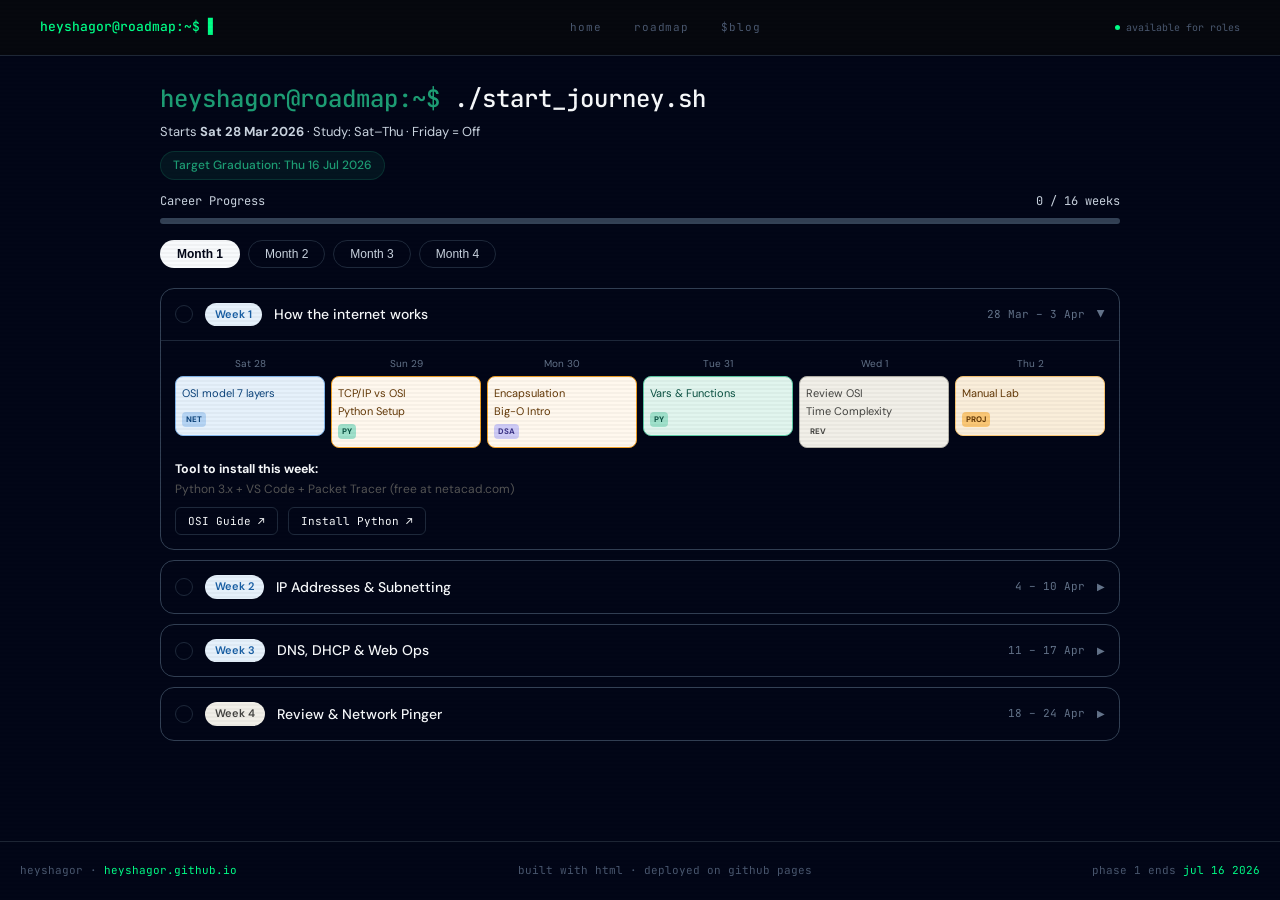
<file: phase1_28mar_plan.html>
<!DOCTYPE html>
<html lang="en">
  <head>
    <meta charset="UTF-8">
    <meta name="viewport" content="width=device-width, initial-scale=1.0">
    <title>Shagor — Full 16 Week Roadmap</title>
    <link href="https://fonts.googleapis.com/css2?family=JetBrains+Mono:wght@300;400;500;600&family=DM+Sans:ital,wght@0,300;0,400;0,500;1,300&display=swap" rel="stylesheet" />
    <link rel="icon" type="image/x-icon" href="image/myicon.ico" />
    <link rel="shortcut icon" type="image/x-icon" href="image/myicon.ico" />
    <link rel="stylesheet" href="css/common.css" />
    <link rel="stylesheet" href="css/index.css" />
    <style>
      :root {
        --font-sans: 'DM Sans', sans-serif;
        --font-mono: 'JetBrains Mono', monospace;
        --color-background-primary: #020617;
        --color-background-secondary: #0f172a;
        --color-text-primary: #f8fafc;
        --color-text-secondary: #cbd5e1;
        --color-text-tertiary: #64748b;
        --color-border-secondary: #1e293b;
        --color-border-tertiary: #334155;
        --border-radius-lg: 14px;
        --border-radius-md: 8px;
        --brand-green: #1D9E75;
      }

      body {
        background-color: var(--color-background-primary);
        color: var(--color-text-primary);
        margin: 0;
        padding: 0;
        line-height: 1.6;
      }

      /* Roadmap Container */
      .rm {
        padding: 2rem 20px;
        font-family: var(--font-sans);
        max-width: 1000px;
        margin: auto;
        min-height: 80vh;
      }

      /* Progress & Badges */
      .grad-badge {
        font-size: 12px;
        font-weight: 500;
        background: rgba(29, 158, 117, 0.1);
        color: var(--brand-green);
        padding: 4px 12px;
        border-radius: 20px;
        display: inline-block;
        margin-bottom: 12px;
        border: 1px solid rgba(29, 158, 117, 0.2);
      }

      .pbar {
        height: 6px;
        background: var(--color-border-tertiary);
        border-radius: 10px;
        overflow: hidden;
        margin-bottom: 16px;
      }

      .pfill {
        height: 100%;
        border-radius: 10px;
        background: linear-gradient(90deg, var(--brand-green), #5DCAA5);
        transition: width .5s ease;
      }

      .prow {
        display: flex;
        justify-content: space-between;
        font-size: 12px;
        color: var(--color-text-secondary);
        margin-bottom: 6px;
        font-family: var(--font-mono);
      }

      /* Navigation Tabs */
      .top-bar {
        display: flex;
        gap: 8px;
        flex-wrap: wrap;
        margin-bottom: 20px;
      }

      .mb {
        font-size: 12px;
        padding: 6px 16px;
        border-radius: 20px;
        border: 0.5px solid var(--color-border-secondary);
        background: transparent;
        color: var(--color-text-secondary);
        cursor: pointer;
        transition: 0.2s;
      }

      .mb.active {
        background: var(--color-text-primary);
        color: var(--color-background-primary);
        border-color: transparent;
        font-weight: 600;
      }

      /* Week Cards */
      .wcard {
        background: var(--color-background-primary);
        border: 0.5px solid var(--color-border-tertiary);
        border-radius: var(--border-radius-lg);
        margin-bottom: 10px;
        overflow: hidden;
        transition: 0.2s;
      }

      .wh {
        display: flex;
        align-items: center;
        gap: 12px;
        padding: 14px;
        cursor: pointer;
        user-select: none;
      }

      .wnum {
        font-size: 11px;
        font-weight: 600;
        padding: 3px 10px;
        border-radius: 20px;
        flex-shrink: 0;
      }

      .wtitle {
        font-size: 14px;
        font-weight: 500;
        color: var(--color-text-primary);
        flex: 1;
      }

      .wdates {
        font-size: 11px;
        color: var(--color-text-tertiary);
        font-family: var(--font-mono);
      }

      .chev {
        font-size: 10px;
        color: var(--color-text-tertiary);
        transition: transform .2s;
      }

      .chev.open {
        transform: rotate(90deg);
      }

      /* Expanding Body */
      .wb {
        display: none;
        padding: 0 14px 14px;
        border-top: 1px solid var(--color-border-secondary);
        padding-top: 15px;
      }

      .wb.open {
        display: block;
      }

      /* Grid Layout */
      .dgrid {
        display: grid;
        grid-template-columns: repeat(6, minmax(0, 1fr));
        gap: 6px;
        margin-bottom: 12px;
      }

      .dn {
        font-size: 10px;
        color: var(--color-text-tertiary);
        margin-bottom: 4px;
        text-align: center;
      }

      .db {
        border-radius: var(--border-radius-md);
        border: 0.5px solid var(--color-border-tertiary);
        padding: 8px 6px;
        font-size: 11px;
        background: var(--color-background-secondary);
        min-height: 60px;
        display: flex;
        flex-direction: column;
        justify-content: space-between;
      }

      /* Colors for different categories */
      .db.net {
        background: #E6F1FB;
        border-color: #85B7EB;
        color: #0C447C;
      }

      .db.py {
        background: #E1F5EE;
        border-color: #5DCAA5;
        color: #085041;
      }

      .db.dsa {
        background: #EEEDFE;
        border-color: #AFA9EC;
        color: #3C3489;
      }

      .db.mix {
        background: #FFF8EE;
        border-color: #EF9F27;
        color: #633806;
      }

      .db.rev {
        background: #F1EFE8;
        border-color: #B4B2A9;
        color: #444441;
      }

      .db.proj {
        background: #FAEEDA;
        border-color: #FAC775;
        color: #633806;
      }

      .tag {
        font-size: 8px;
        font-weight: bold;
        padding: 1px 4px;
        border-radius: 4px;
        margin-top: 4px;
        align-self: flex-start;
        text-transform: uppercase;
      }

      .tn {
        background: #B5D4F4;
        color: #0C447C;
      }

      .tp {
        background: #9FE1CB;
        color: #085041;
      }

      .td {
        background: #CECBF6;
        color: #3C3489;
      }

      .tj {
        background: #FAC775;
        color: #633806;
      }

      .pbox {
        background: var(--color-background-secondary);
        border-radius: var(--border-radius-md);
        padding: 12px;
        margin-bottom: 10px;
        border-left: 4px solid var(--brand-green);
      }

      .ptitle {
        font-size: 13px;
        font-weight: 600;
        color: var(--color-text-primary);
        margin-bottom: 4px;
      }

      .pdesc {
        font-size: 12px;
        color: var(--color-text-secondary);
      }

      .ckbox {
        width: 18px;
        height: 18px;
        border-radius: 50%;
        border: 1.5px solid var(--color-border-secondary);
        cursor: pointer;
        flex-shrink: 0;
        display: flex;
        align-items: center;
        justify-content: center;
        font-size: 10px;
        color: transparent;
        background: transparent;
      }

      .ckbox.chk {
        background: var(--brand-green);
        border-color: var(--brand-green);
        color: #fff;
      }

      .hid {
        display: none;
      }

      .abtn {
        display: inline-block;
        font-size: 11px;
        padding: 6px 12px;
        border-radius: 6px;
        border: 0.5px solid var(--color-border-secondary);
        background: transparent;
        color: var(--color-text-primary);
        cursor: pointer;
        margin-top: 8px;
        margin-right: 6px;
        text-decoration: none;
        font-family: var(--font-mono);
      }

      .abtn:hover {
        background: var(--color-border-tertiary);
      }

      @media (max-width: 768px) {
        .dgrid {
          grid-template-columns: repeat(3, 1fr);
        }
      }
    </style>
    <link rel="stylesheet" href="css/plan.css" />
  </head>
  <body>
    <nav>
      <div class="logo site-wrapper"> heyshagor@roadmap:~$ <span class="logo-blink">▋</span>
      </div>
      <ul class="nav-links">
        <li>
          <a href="index.html">home</a>
        </li>
        <li>
          <a href="index.html#roadmap">roadmap</a>
        </li>
        <li>
          <a href="blog.html">$blog</a>
        </li>
      </ul>
      <div class="nav-status">
        <div class="status-dot"></div> available for roles
      </div>
    </nav>
    <br>
    <br>
    <div class="rm">
      <div style="font-size:24px; font-weight:500; color:var(--color-text-primary); margin-bottom:4px; font-family: var(--font-mono);">
        <span style="color: var(--brand-green);">heyshagor@roadmap:~$</span> ./start_journey.sh
      </div>
      <div style="font-size:13px; color:var(--color-text-secondary); margin-bottom:8px">Starts <strong>Sat 28 Mar 2026</strong> · Study: Sat–Thu · Friday = Off </div>
      <div class="grad-badge">Target Graduation: Thu 16 Jul 2026</div>
      <div class="prow">
        <span>Career Progress</span>
        <span id="plbl">0 / 16 weeks</span>
      </div>
      <div class="pbar">
        <div class="pfill" id="pf" style="width:0%"></div>
      </div>
      <div class="top-bar">
        <button class="mb active" onclick="showM(0,this)">Month 1</button>
        <button class="mb" onclick="showM(1,this)">Month 2</button>
        <button class="mb" onclick="showM(2,this)">Month 3</button>
        <button class="mb" onclick="showM(3,this)">Month 4</button>
      </div>
      <!-- week - 1 -->
      <div id="m0">
        <div class="wcard">
          <div class="wh" onclick="tog('w1')">
            <div class="ckbox" id="ck1" onclick="event.stopPropagation();mark(1)"></div>
            <span class="wnum" style="background:#E6F1FB;color:#185FA5">Week 1</span>
            <span class="wtitle">How the internet works</span>
            <span class="wdates">28 Mar – 3 Apr</span>
            <span class="chev" id="chw1">▶</span>
          </div>
          <div class="wb" id="w1">
            <div class="dgrid">
              <div class="dc">
                <div class="dn">Sat 28</div>
                <div class="db net">OSI model 7 layers <span class="tag tn">NET</span>
                </div>
              </div>
              <div class="dc">
                <div class="dn">Sun 29</div>
                <div class="db mix">TCP/IP vs OSI <br>Python Setup <span class="tag tp">PY</span>
                </div>
              </div>
              <div class="dc">
                <div class="dn">Mon 30</div>
                <div class="db mix">Encapsulation <br>Big-O Intro <span class="tag td">DSA</span>
                </div>
              </div>
              <div class="dc">
                <div class="dn">Tue 31</div>
                <div class="db py">Vars & Functions <span class="tag tp">PY</span>
                </div>
              </div>
              <div class="dc">
                <div class="dn">Wed 1</div>
                <div class="db rev">Review OSI <br>Time Complexity <span class="tag tr">REV</span>
                </div>
              </div>
              <div class="dc">
                <div class="dn">Thu 2</div>
                <div class="db proj">Manual Lab <span class="tag tj">PROJ</span>
                </div>
              </div>
            </div>
            <h5>Tool to install this week:</h5>
            <p style="font-size: 12px; color: #555;">Python 3.x + VS Code + Packet Tracer (free at netacad.com)</p>
            <button class="abtn" onclick="sendPrompt('Explain the OSI model layers for CCNA')">OSI Guide ↗</button>
            <button class="abtn" onclick="sendPrompt('Python install')">Install Python ↗</button>
          </div>
        </div>
        <!-- week 2 -->
        <div class="wcard">
          <div class="wh" onclick="tog('w2')">
            <div class="ckbox" id="ck2" onclick="event.stopPropagation();mark(2)"></div>
            <span class="wnum" style="background:#E6F1FB;color:#185FA5">Week 2</span>
            <span class="wtitle">IP Addresses & Subnetting</span>
            <span class="wdates">4 – 10 Apr</span>
            <span class="chev" id="chw2">▶</span>
          </div>
          <div class="wb" id="w2">
            <div class="dgrid">
              <div class="dc">
                <div class="dn">Sat 4</div>
                <div class="db net">IPv4 classes A/B/C <span class="tag tn">NET</span>
                </div>
              </div>
              <div class="dc">
                <div class="dn">Sun 5</div>
                <div class="db mix">Subnet masks <br>Python: lists <span class="tag tp">PY</span>
                </div>
              </div>
              <div class="dc">
                <div class="dn">Mon 6</div>
                <div class="db mix">Subnet math <br>Arrays <span class="tag td">DSA</span>
                </div>
              </div>
              <div class="dc">
                <div class="dn">Tue 7</div>
                <div class="db py">Dicts & sets <span class="tag tp">PY</span>
                </div>
              </div>
              <div class="dc">
                <div class="dn">Wed 8</div>
                <div class="db net">Public/Private IP <span class="tag tn">NET</span>
                </div>
              </div>
              <div class="dc">
                <div class="dn">Thu 9</div>
                <div class="db proj">Python Calc <span class="tag tj">PROJ</span>
                </div>
              </div>
            </div>
            <h5>week 2 Project: Subnet calculator</h5>
            <p style="font-size: 12px; color: #555;">Input IP + mask → output network address, broadcast, usable hosts. Uses functions + binary math.</p>
            <button class="abtn" onclick="sendPrompt('Help me write a subnet calculator in Python step by step')">Subnet Project ↗</button>
          </div>
        </div>
        <!-- week 3 -->
        <div class="wcard">
          <div class="wh" onclick="tog('w3')">
            <div class="ckbox" id="ck3" onclick="event.stopPropagation();mark(3)"></div>
            <span class="wnum" style="background:#E6F1FB;color:#185FA5">Week 3</span>
            <span class="wtitle">DNS, DHCP & Web Ops</span>
            <span class="wdates">11 – 17 Apr</span>
            <span class="chev" id="chw3">▶</span>
          </div>
          <div class="wb" id="w3">
            <div class="dgrid">
              <div class="dc">
                <div class="dn">Sat 11</div>
                <div class="db net">DNS Flow <span class="tag tn">NET</span>
                </div>
              </div>
              <div class="dc">
                <div class="dn">Sun 12</div>
                <div class="db mix">DHCP Intro <br>Errors <span class="tag tp">PY</span>
                </div>
              </div>
              <div class="dc">
                <div class="dn">Mon 13</div>
                <div class="db mix">HTTP vs HTTPS <br>Stacks <span class="tag td">DSA</span>
                </div>
              </div>
              <div class="dc">
                <div class="dn">Tue 14</div>
                <div class="db py">File I/O <span class="tag tp">PY</span>
                </div>
              </div>
              <div class="dc">
                <div class="dn">Wed 15</div>
                <div class="db dsa">Queues <span class="tag td">DSA</span>
                </div>
              </div>
              <div class="dc">
                <div class="dn">Thu 16</div>
                <div class="db proj">DNS Tool <span class="tag tj">PROJ</span>
                </div>
              </div>
            </div>
            <h5>Week 3 project: DNS lookup tool</h5>
            <p style="font-size: 12px; color: #555;">socket.gethostbyname() to resolve a list of domains from a file. Save results to output file.</p>
            <button class="abtn" onclick="sendPrompt('How does DNS resolution work step by step')">DNS Concept ↗</button>
          </div>
        </div>
        <!-- week - 4 -->
        <div class="wcard">
          <div class="wh" onclick="tog('w4')">
            <div class="ckbox" id="ck4" onclick="event.stopPropagation();mark(4)"></div>
            <span class="wnum" style="background:#F1EFE8;color:#444441">Week 4</span>
            <span class="wtitle">Review & Network Pinger</span>
            <span class="wdates">18 – 24 Apr</span>
            <span class="chev" id="chw4">▶</span>
          </div>
          <div class="wb" id="w4">
            <div class="dgrid">
              <div class="dc">
                <div class="dn">Sat 18</div>
                <div class="db net">Review week 1 - 3 notes <span class="tag tn">Review</span>
                </div>
              </div>
              <div class="dc">
                <div class="dn">Sun 19</div>
                <div class="db mix">Packet Tracer: connect 2 PCs via switch <br>Lab <span class="tag tp">PY</span>
                </div>
              </div>
              <div class="dc">
                <div class="dn">Mon 20</div>
                <div class="db mix">Clean Python code stack & queue from scratch <br>DSA <span class="tag td">DSA</span>
                </div>
              </div>
              <div class="dc">
                <div class="dn">Tue 21</div>
                <div class="db py">CCNA practics - 50 questions <span class="tag tp">CCNA</span>
                </div>
              </div>
              <div class="dc">
                <div class="dn">Wed 22</div>
                <div class="db dsa">Network pinger - start <span class="tag td">PROJ</span>
                </div>
              </div>
              <div class="dc">
                <div class="dn">Thu 23</div>
                <div class="db proj">Network pinger - finish + push Github <span class="tag tj">Git</span>
                </div>
              </div>
            </div>
            <h5>Month 1 project: Network pinger</h5>
            <p style="font-size: 12px; color: #555;">Read IPs from file, ping each, save report. Your first GitHub portfolio piece!</p>
            <div class="pbox">
              <div class="ptitle">Milestone: Network Pinger</div>
              <div class="pdesc">Read IPs from a file, check if they are alive, and save a report.</div>
            </div>
            <button class="abtn" onclick="sendPrompt('Write a Python network pinger that reads from a file')">Pinger Code ↗</button>
          </div>
        </div>
      </div>
      <!-- week - 5 -->
      <div id="m1" class="hid">
        <div class="wcard">
          <div class="wh" onclick="tog('w5')">
            <div class="ckbox" id="ck5" onclick="event.stopPropagation();mark(5)"></div>
            <span class="wnum" style="background:#EAF3DE;color:#3B6D11">Week 5</span>
            <span class="wtitle">Routers & VLANs</span>
            <span class="wdates">25 Apr – 1 May</span>
            <span class="chev" id="chw5">▶</span>
          </div>
          <div class="wb" id="w5">
            <div class="dgrid">
              <div class="dc">
                <div class="dn">Sat 25</div>
                <div class="db net">Routing Tables <span class="tag tn">NET</span>
                </div>
              </div>
              <div class="dc">
                <div class="dn">Sun 26</div>
                <div class="db py">Python OOP <span class="tag tp">PY</span>
                </div>
              </div>
              <div class="dc">
                <div class="dn">Mon 27</div>
                <div class="db dsa">Linked Lists <span class="tag td">DSA</span>
                </div>
              </div>
              <div class="dc">
                <div class="dn">Tue 28</div>
                <div class="db py">Inheritance <span class="tag tp">PY</span>
                </div>
              </div>
              <div class="dc">
                <div class="dn">Wed 29</div>
                <div class="db net">VLAN Config <span class="tag tn">NET</span>
                </div>
              </div>
              <div class="dc">
                <div class="dn">Thu 30</div>
                <div class="db proj">Device Class <span class="tag tj">PROJ</span>
                </div>
              </div>
            </div>
            <button class="abtn" onclick="sendPrompt('Explain VLAN configuration in Cisco Packet Tracer')">VLAN Guide ↗</button>
          </div>
        </div>
        <div class="wcard">
          <div class="wh" onclick="tog('w6')">
            <div class="ckbox" id="ck6" onclick="event.stopPropagation();mark(6)"></div>
            <span class="wnum" style="background:#EAF3DE;color:#3B6D11">Week 6</span>
            <span class="wtitle">TCP vs UDP & Ports</span>
            <span class="wdates">2 – 8 May</span>
            <span class="chev" id="chw6">▶</span>
          </div>
          <div class="wb" id="w6">
            <div class="dgrid">
              <div class="dc">
                <div class="dn">Sat 2</div>
                <div class="db net">TCP Handshake <span class="tag tn">NET</span>
                </div>
              </div>
              <div class="dc">
                <div class="dn">Sun 3</div>
                <div class="db mix">UDP speed <br>Socket Client <span class="tag tp">PY</span>
                </div>
              </div>
              <div class="dc">
                <div class="dn">Mon 4</div>
                <div class="db mix">Common Ports <br>Binary Search <span class="tag td">DSA</span>
                </div>
              </div>
              <div class="dc">
                <div class="dn">Tue 5</div>
                <div class="db py">Echo Server <span class="tag tp">PY</span>
                </div>
              </div>
              <div class="dc">
                <div class="dn">Wed 6</div>
                <div class="db net">Wireshark Lab <span class="tag tn">NET</span>
                </div>
              </div>
              <div class="dc">
                <div class="dn">Thu 7</div>
                <div class="db proj">Port Scanner <span class="tag tj">PROJ</span>
                </div>
              </div>
            </div>
            <h5>Week 6 project: Port scanner</h5>
            <p style="font-size: 12px; color: #555;">Scan open ports on an IP using Python sockets. Applies TCP + loops + error handling.</p>
            <button class="abtn" onclick="sendPrompt('Python script for simple TCP port scanner')">Scanner Code ↗</button>
          </div>
        </div>
        <!-- week 7 -->
        <div class="wcard">
          <div class="wh" onclick="tog('w7')">
            <div class="ckbox" id="ck7" onclick="event.stopPropagation();mark(7)"></div>
            <span class="wnum" style="background:#EEEDFE;color:#534AB7">Week 7</span>
            <span class="wtitle">OSPF & Dijkstra</span>
            <span class="wdates">9 – 15 May</span>
            <span class="chev" id="chw7">▶</span>
          </div>
          <div class="wb" id="w7">
            <div class="dgrid">
              <div class="dc">
                <div class="dn">Sat 9</div>
                <div class="db net">Dyn Routing <span class="tag tn">NET</span>
                </div>
              </div>
              <div class="dc">
                <div class="dn">Sun 10</div>
                <div class="db dsa">Graph Basics <span class="tag td">DSA</span>
                </div>
              </div>
              <div class="dc">
                <div class="dn">Mon 11</div>
                <div class="db dsa">BFS Algorithm <span class="tag td">DSA</span>
                </div>
              </div>
              <div class="dc">
                <div class="dn">Tue 12</div>
                <div class="db dsa">DFS Algorithm <span class="tag td">DSA</span>
                </div>
              </div>
              <div class="dc">
                <div class="dn">Wed 13</div>
                <div class="db dsa">Dijkstra code <span class="tag td">DSA</span>
                </div>
              </div>
              <div class="dc">
                <div class="dn">Thu 14</div>
                <div class="db proj">Path Finder <span class="tag tj">PROJ</span>
                </div>
              </div>
            </div>
            <h5>Week 7 project: Network path finder</h5>
            <p style="font-size: 12px; color: #555;">Represent a network as a graph. Use Dijkstra to find shortest path between two routers — exactly how OSPF works.</p>
            <button class="abtn" onclick="sendPrompt('Dijkstra algorithm explanation and Python code + OSPF')">Dijkstra Logic + OSPF ↗</button>
          </div>
        </div>
        <!-- week - 8 -->
        <div class="wcard">
          <div class="wh" onclick="tog('w8')">
            <div class="ckbox" id="ck8" onclick="event.stopPropagation();mark(8)"></div>
            <span class="wnum" style="background:#F1EFE8;color:#444441">Week 8</span>
            <span class="wtitle">Review & CCNA Mock</span>
            <span class="wdates">16 – 22 May</span>
            <span class="chev" id="chw8">▶</span>
          </div>
          <div class="wb" id="w8">
            <div class="dgrid">
              <div class="dc">
                <div class="dn">Sat 16</div>
                <div class="db net">Review weeks 5 - 7 notes <span class="tag tn">REVIEW</span>
                </div>
              </div>
              <div class="dc">
                <div class="dn">Sun 17</div>
                <div class="db dsa">CCNA mock exam - 50 Qs <span class="tag td">CCNA</span>
                </div>
              </div>
              <div class="dc">
                <div class="dn">Mon 18</div>
                <div class="db dsa">Solve 5 LeetCode easy problems <span class="tag td">LeetCode</span>
                </div>
              </div>
              <div class="dc">
                <div class="dn">Tue 19</div>
                <div class="db dsa">Upgradeport scanner - add threading <span class="tag td">PY</span>
                </div>
              </div>
              <div class="dc">
                <div class="dn">Wed 20</div>
                <div class="db dsa">Study weak CCNA topics from mock <span class="tag td">CCNA</span>
                </div>
              </div>
              <div class="dc">
                <div class="dn">Thu 21</div>
                <div class="db proj">Merge pinger + scanner → push GitHub <span class="tag tj">Git</span>
                </div>
              </div>
            </div>
            <button class="abtn" onclick="sendPrompt('CCNA routing and switching practice questions')">CCNA Practice Qs ↗</button>
          </div>
        </div>
      </div>
      <!-- week 9  -->
      <div id="m2" class="hid">
        <div class="wcard">
          <div class="wh" onclick="tog('w9')">
            <div class="ckbox" id="ck9" onclick="event.stopPropagation();mark(9)"></div>
            <span class="wnum" style="background:#FAEEDA;color:#854F0B">Week 9</span>
            <span class="wtitle">Security & ACLs</span>
            <span class="wdates">23 – 29 May</span>
            <span class="chev" id="chw9">▶</span>
          </div>
          <div class="wb" id="w9">
            <div class="dgrid">
              <div class="dc">
                <div class="dn">Sat 23</div>
                <div class="db net">Firewalls <span class="tag tn">NET</span>
                </div>
              </div>
              <div class="dc">
                <div class="dn">Sun 24</div>
                <div class="db mix">ACL rules <br>Argparse CLI <span class="tag tp">PY</span>
                </div>
              </div>
              <div class="dc">
                <div class="dn">Mon 25</div>
                <div class="db dsa">Hash Tables <span class="tag td">DSA</span>
                </div>
              </div>
              <div class="dc">
                <div class="dn">Tue 26</div>
                <div class="db py">Subprocess <span class="tag tp">PY</span>
                </div>
              </div>
              <div class="dc">
                <div class="dn">Wed 27</div>
                <div class="db net">ACL Lab <span class="tag tn">NET</span>
                </div>
              </div>
              <div class="dc">
                <div class="dn">Thu 28</div>
                <div class="db proj">Rule Checker <span class="tag tj">PROJ</span>
                </div>
              </div>
            </div>
            <button class="abtn" onclick="sendPrompt('How Cisco ACLs work with allow and deny rules')">ACL Guide ↗</button>
          </div>
        </div>
        <!-- week - 10 -->
        <div class="wcard">
          <div class="wh" onclick="tog('w10')">
            <div class="ckbox" id="ck10" onclick="event.stopPropagation();mark(10)"></div>
            <span class="wnum" style="background:#FAEEDA;color:#854F0B">Week 10</span>
            <span class="wtitle">Netmiko Automation</span>
            <span class="wdates">30 May – 5 Jun</span>
            <span class="chev" id="chw10">▶</span>
          </div>
          <div class="wb" id="w10">
            <div class="dgrid">
              <div class="dc">
                <div class="dn">Sat 30</div>
                <div class="db py">Netmiko Basics <span class="tag tp">PY</span>
                </div>
              </div>
              <div class="dc">
                <div class="dn">Sun 31</div>
                <div class="db net">GNS3 Setup <span class="tag tn">NET</span>
                </div>
              </div>
              <div class="dc">
                <div class="dn">Mon 1</div>
                <div class="db py">SSH Send Cmd <span class="tag tp">PY</span>
                </div>
              </div>
              <div class="dc">
                <div class="dn">Tue 2</div>
                <div class="db py">Regex Parsing <span class="tag tp">PY</span>
                </div>
              </div>
              <div class="dc">
                <div class="dn">Wed 3</div>
                <div class="db py">Multi-Device <span class="tag tp">PY</span>
                </div>
              </div>
              <div class="dc">
                <div class="dn">Thu 4</div>
                <div class="db proj">Config Backup <span class="tag tj">PROJ</span>
                </div>
              </div>
            </div>
            <h5>Week 10 project: Config backup tool</h5>
            <p style="font-size: 12px; color: #555;">SSH into routers via netmiko, run show running-config, save to timestamped files automatically.</p>
            <button class="abtn" onclick="sendPrompt('Python Netmiko script to backup Cisco router config')">Automation Code ↗</button>
          </div>
        </div>
        <!-- week - 11  -->
        <div class="wcard">
          <div class="wh" onclick="tog('w11')">
            <div class="ckbox" id="ck11" onclick="event.stopPropagation();mark(11)"></div>
            <span class="wnum" style="background:#EEEDFE;color:#534AB7">Week 11</span>
            <span class="wtitle">STP & Prim's MST</span>
            <span class="wdates">6 – 12 Jun</span>
            <span class="chev" id="chw11">▶</span>
          </div>
          <div class="wb" id="w11">
            <div class="dgrid">
              <div class="dc">
                <div class="dn">Sat 6</div>
                <div class="db net">STP prevents loops <span class="tag tn">NET</span>
                </div>
              </div>
              <div class="dc">
                <div class="dn">Sun 7</div>
                <div class="db dsa">Prim's MST logic <span class="tag td">DSA</span>
                </div>
              </div>
              <div class="dc">
                <div class="dn">Mon 8</div>
                <div class="db dsa">Prim's in Python <span class="tag td">DSA</span>
                </div>
              </div>
              <div class="dc">
                <div class="dn">Tue 9</div>
                <div class="db dsa">LC Graphs <span class="tag td">DSA</span>
                </div>
              </div>
              <div class="dc">
                <div class="dn">Wed 10</div>
                <div class="db net">Root Bridge Lab <span class="tag tn">NET</span>
                </div>
              </div>
              <div class="dc">
                <div class="dn">Thu 11</div>
                <div class="db proj">Topo Visualizer <span class="tag tj">PROJ</span>
                </div>
              </div>
            </div>
            <button class="abtn" onclick="sendPrompt('Spanning Tree Protocol vs Prim algorithm')">STP Logic ↗</button>
          </div>
        </div>
        <!-- week - 12 -->
        <div class="wcard">
          <div class="wh" onclick="tog('w12')">
            <div class="ckbox" id="ck12" onclick="event.stopPropagation();mark(12)"></div>
            <span class="wnum" style="background:#F1EFE8;color:#444441">Week 12</span>
            <span class="wtitle">Network Audit Project</span>
            <span class="wdates">13 – 19 Jun</span>
            <span class="chev" id="chw12">▶</span>
          </div>
          <div class="wb" id="w12">
            <div class="dgrid">
              <div class="dc">
                <div class="dn">Sat 13</div>
                <div class="db net">Review all network weeks 1 - 11 <span class="tag tn">Review</span>
                </div>
              </div>
              <div class="dc">
                <div class="dn">Sun 14</div>
                <div class="db dsa">Full CCNA mock - 100 questions <span class="tag td">CCNA</span>
                </div>
              </div>
              <div class="dc">
                <div class="dn">Mon 15</div>
                <div class="db dsa">Solve 5 LeetCode arrys + graphs <span class="tag td">LeetCode</span>
                </div>
              </div>
              <div class="dc">
                <div class="dn">Tue 16</div>
                <div class="db dsa">Refactor all Pythons projects - clean code <span class="tag td">PY</span>
                </div>
              </div>
              <div class="dc">
                <div class="dn">Wed 17</div>
                <div class="db net">Network audit tool - start <span class="tag tn">Project</span>
                </div>
              </div>
              <div class="dc">
                <div class="dn">Thu 18</div>
                <div class="db proj">Network audit tool - finish + GitHub <span class="tag tj">Git</span>
                </div>
              </div>
            </div>
            <div class="pbox">
              <div class="ptitle">Milestone: Audit Tool</div>
              <div class="pdesc">SSH into devices, check port status, and generate a health report.</div>
            </div>
            <button class="abtn" onclick="sendPrompt('Build a network audit tool in Python with Netmiko')">Project Help ↗</button>
          </div>
        </div>
      </div>
      <!-- week - 13 -->
      <div id="m3" class="hid">
        <div class="wcard">
          <div class="wh" onclick="tog('w13')">
            <div class="ckbox" id="ck13" onclick="event.stopPropagation();mark(13)"></div>
            <span class="wnum" style="background:#E1F5EE;color:#0F6E56">Week 13</span>
            <span class="wtitle">Cloud & IPv6</span>
            <span class="wdates">20 – 26 Jun</span>
            <span class="chev" id="chw13">▶</span>
          </div>
          <div class="wb" id="w13">
            <div class="dgrid">
              <div class="dc">
                <div class="dn">Sat 20</div>
                <div class="db net">IPv6 Formats <span class="tag tn">NET</span>
                </div>
              </div>
              <div class="dc">
                <div class="dn">Sun 21</div>
                <div class="db py">AWS Boto3 <span class="tag tp">PY</span>
                </div>
              </div>
              <div class="dc">
                <div class="dn">Mon 22</div>
                <div class="db dsa">Tries Intro <span class="tag td">DSA</span>
                </div>
              </div>
              <div class="dc">
                <div class="dn">Tue 23</div>
                <div class="db py">AWS API Calls <span class="tag tp">PY</span>
                </div>
              </div>
              <div class="dc">
                <div class="dn">Wed 24</div>
                <div class="db net">VLAN in Cloud <span class="tag tn">NET</span>
                </div>
              </div>
              <div class="dc">
                <div class="dn">Thu 25</div>
                <div class="db proj">Sec Group List <span class="tag tj">PROJ</span>
                </div>
              </div>
            </div>
            <button class="abtn" onclick="sendPrompt('What is an AWS VPC and how to use Boto3')">AWS Guide ↗</button>
          </div>
        </div>
        <!-- week 14 -->
        <div class="wcard">
          <div class="wh" onclick="tog('w14')">
            <div class="ckbox" id="ck14" onclick="event.stopPropagation();mark(14)"></div>
            <span class="wnum" style="background:#E1F5EE;color:#0F6E56">Week 14</span>
            <span class="wtitle">REST APIs & SNMP</span>
            <span class="wdates">27 Jun – 3 Jul</span>
            <span class="chev" id="chw14">▶</span>
          </div>
          <div class="wb" id="w14">
            <div class="dgrid">
              <div class="dc">
                <div class="dn">Sat 27</div>
                <div class="db py">Requests Lib <span class="tag tp">PY</span>
                </div>
              </div>
              <div class="dc">
                <div class="dn">Sun 28</div>
                <div class="db net">DNA Center <span class="tag tn">NET</span>
                </div>
              </div>
              <div class="dc">
                <div class="dn">Mon 29</div>
                <div class="db dsa">Merge Sort <span class="tag td">DSA</span>
                </div>
              </div>
              <div class="dc">
                <div class="dn">Tue 30</div>
                <div class="db py">PySNMP library <span class="tag tp">PY</span>
                </div>
              </div>
              <div class="dc">
                <div class="dn">Wed 1</div>
                <div class="db dsa">Quick Sort <span class="tag td">DSA</span>
                </div>
              </div>
              <div class="dc">
                <div class="dn">Thu 2</div>
                <div class="db proj">SNMP Poller <span class="tag tj">PROJ</span>
                </div>
              </div>
            </div>
            <button class="abtn" onclick="sendPrompt('How to use Python PySNMP to poll device info')">SNMP Guide ↗</button>
          </div>
        </div>
        <!-- week 15 -->
        <div class="wcard">
          <div class="wh" onclick="tog('w15')">
            <div class="ckbox" id="ck15" onclick="event.stopPropagation();mark(15)"></div>
            <span class="wnum" style="background:#EEEDFE;color:#534AB7">Week 15</span>
            <span class="wtitle">LeetCode + Job Interview Prep</span>
            <span class="wdates">4 – 10 Jul</span>
            <span class="chev" id="chw15">▶</span>
          </div>
          <div class="wb" id="w15">
            <div class="dgrid">
              <div class="dc">
                <div class="dn">Sat 4</div>
                <div class="db py">LeetCode: 3 array problems <span class="tag tp">LeetCode</span>
                </div>
              </div>
              <div class="dc">
                <div class="dn">Sun 5</div>
                <div class="db net">LeetCode: 3 string problems Write clean documented code <span class="tag tn">PY</span>
                </div>
              </div>
              <div class="dc">
                <div class="dn">Mon 6</div>
                <div class="db dsa">LeetCode: 2 graph problems <span class="tag td">LeetCode</span>
                </div>
              </div>
              <div class="dc">
                <div class="dn">Tue 7</div>
                <div class="db py">Mock interview: OSI, TCP/IP, routing <span class="tag tp">Interview</span>
                </div>
              </div>
              <div class="dc">
                <div class="dn">Wed 8</div>
                <div class="db dsa">DSA cheat sheet + all notes review <span class="tag td">Review</span>
                </div>
              </div>
              <div class="dc">
                <div class="dn">Thu 9</div>
                <div class="db proj">Polish all GitHub READMEs <span class="tag tj">Git</span>
                </div>
              </div>
            </div>
            <button class="abtn" onclick="sendPrompt('Common network engineer interview questions for juniors')">Interview Qs ↗</button>
          </div>
        </div>
        <div class="wcard">
          <div class="wh" onclick="tog('w16')">
            <div class="ckbox" id="ck16" onclick="event.stopPropagation();mark(16)"></div>
            <span class="wnum" style="background:#FAEEDA;color:#854F0B">Week 16</span>
            <span class="wtitle">Final Graduation Build - live network dashboard</span>
            <span class="wdates">11 – 16 Jul</span>
            <span class="chev" id="chw16">▶</span>
          </div>
          <div class="wb" id="w16">
            <div class="dgrid">
              <div class="dc">
                <div class="dn">Sat 11</div>
                <div class="db py">Plan dashboard: SNMP + Flask + SQLite <span class="tag tp">PROJ</span>
                </div>
              </div>
              <div class="dc">
                <div class="dn">Sun 12</div>
                <div class="db net">Build: SNMP polling backend <span class="tag tn">PROJ</span>
                </div>
              </div>
              <div class="dc">
                <div class="dn">Mon 13</div>
                <div class="db dsa">Build: SQLite database storage <span class="tag td">PROJ</span>
                </div>
              </div>
              <div class="dc">
                <div class="dn">Tue 14</div>
                <div class="db py">Build: Flask server + HTML live stats <span class="tag tp">PROJ</span>
                </div>
              </div>
              <div class="dc">
                <div class="dn">Wed 15</div>
                <div class="db dsa">Test, fix bugs, final polish <span class="tag td">PROJ</span>
                </div>
              </div>
              <div class="dc">
                <div class="dn">Thu 16</div>
                <div class="db proj">Push to GitHub — Phase 1 complete! <span class="tag tj">Git + Graduation</span>
                </div>
              </div>
            </div>
            <h5>Final project: Network monitoring dashboard</h5>
            <p style="font-size: 12px; color: #555">Python + Flask + SQLite + SNMP. Polls devices, stores history, displays live stats in browser. Proves networking + Python + DSA to any employer in the world.</p>
            <div class="pbox">
              <div class="ptitle">Full Network Dashboard</div>
              <div class="pdesc">Python + Flask + SNMP + SQLite. A complete monitoring UI.</div>
            </div>
            <button class="abtn" onclick="sendPrompt('How to build a network monitoring dashboard with Python Flask')">Final Project ↗</button>
          </div>
        </div>
      </div>
    </div>
    <footer>
      <span class="fl">heyshagor · <span>heyshagor.github.io</span>
      </span>
      <span class="fl">built with html · deployed on github pages</span>
      <span class="fl">phase 1 ends <span>jul 16 2026</span>
      </span>
    </footer>
    <nav class="bottom-nav">
      <a href="index.html" class="bottom-nav-item active">...home...</a>
      <a href="blog.html" class="bottom-nav-item">...$blog...</a>
    </nav>
    <script src="js/index.js"></script>
    <script>
      var done = JSON.parse(localStorage.getItem('shagor_v16_data')) || {};
      var total = 16;

      function init() {
        for (var n in done) {
          if (done[n]) {
            var el = document.getElementById('ck' + n);
            if (el) {
              el.classList.add('chk');
              el.textContent = '✓';
            }
          }
        }
        updateProgress();
        tog('w1');
      }

      function tog(id) {
        var b = document.getElementById(id);
        var n = id.replace('w', '');
        var c = document.getElementById('chw' + n);
        var o = b.classList.contains('open');
        b.classList.toggle('open', !o);
        if (c) c.classList.toggle('open', !o);
      }

      function showM(n, btn) {
        for (var i = 0; i < 4; i++) {
          var el = document.getElementById('m' + i);
          if (el) el.classList.toggle('hid', i !== n);
        }
        document.querySelectorAll('.mb').forEach(function(b, i) {
          b.classList.toggle('active', i === n);
        });
      }

      function mark(n) {
        var el = document.getElementById('ck' + n);
        var was = el.classList.contains('chk');
        el.classList.toggle('chk', !was);
        el.textContent = !was ? '✓' : '';
        done[n] = !was;
        localStorage.setItem('shagor_v16_data', JSON.stringify(done));
        updateProgress();
      }

      function updateProgress() {
        var cnt = Object.values(done).filter(Boolean).length;
        var pct = Math.round((cnt / total) * 100);
        document.getElementById('pf').style.width = pct + '%';
        document.getElementById('plbl').textContent = cnt + ' / ' + total + ' weeks';
      }

      function sendPrompt(text) {
        window.open('https://www.google.com/search?q=' + encodeURIComponent(text), '_blank');
      }
      window.onload = init;
    </script>
  </body>
</html>
</file>
<file: css/common.css>
*,
*::before,
*::after {
	box-sizing: border-box;
	margin: 0;
	padding: 0
}

:root {
	--bg: #080a0e;
	--bg2: #0d1117;
	--bg3: #131820;
	--bg4: #1a2030;
	--border: #1e2736;
	--border2: #263040;
	--border3: #2e3a50;
	--text: #c9d4e8;
	--text2: #7a8ba8;
	--text3: #4a5870;
	--accent: #00ff88;
	--accent2: #4d9fff;
	--accent3: #f0a500;
	--accent4: #b06cff;
	--red: #ff4d6a;
}

html {
	scroll-behavior: smooth;
	-webkit-text-size-adjust: 100%;
}

body {
	background: var(--bg);
	color: var(--text);
	font-family: 'DM Sans', -apple-system, BlinkMacSystemFont, 'Segoe UI', Roboto, sans-serif;
	font-size: 15px;
	line-height: 1.65;
	overflow-x: hidden;
	-webkit-font-smoothing: antialiased;
	-moz-osx-font-smoothing: grayscale;
}

@keyframes blink {

	0%,
	100% {
		opacity: 1
	}

	50% {
		opacity: 0
	}
}

@keyframes pulse-dot {

	0%,
	100% {
		box-shadow: 0 0 0 0 rgba(0, 255, 136, 0.4)
	}

	70% {
		box-shadow: 0 0 0 6px rgba(0, 255, 136, 0)
	}
}

/* Nav */
nav {
	position: fixed;
	top: 0;
	left: 0;
	right: 0;
	z-index: 100;
	display: -webkit-box;
	display: -ms-flexbox;
	display: flex;
	-webkit-box-align: center;
	-ms-flex-align: center;
	align-items: center;
	-webkit-box-pack: justify;
	-ms-flex-pack: justify;
	justify-content: space-between;
	padding: 0 40px;
	height: 56px;
	background: rgba(8, 10, 14, 0.85);
	-webkit-backdrop-filter: blur(20px);
	backdrop-filter: blur(20px);
	border-bottom: 1px solid var(--border);
}

.logo {
	font-family: 'JetBrains Mono', monospace;
	font-size: 13px;
	font-weight: 500;
	color: var(--accent);
	display: -webkit-box;
	display: -ms-flexbox;
	display: flex;
	-webkit-box-align: center;
	-ms-flex-align: center;
	align-items: center;
	gap: 8px;
}

.logo-blink {
	animation: blink 1.2s step-end infinite
}

.nav-links {
	display: -webkit-box;
	display: -ms-flexbox;
	display: flex;
	gap: 0;
	list-style: none
}

.nav-links a {
	display: block;
	padding: 8px 16px;
	font-family: 'JetBrains Mono', monospace;
	font-size: 11px;
	font-weight: 400;
	color: var(--text3);
	text-decoration: none;
	letter-spacing: 0.08em;
	transition: color 0.2s;
	position: relative;
}

.nav-links a:hover {
	color: var(--accent)
}

.blink {
	animation: blink 1.2s step-end infinite
}

/* Footer */
footer {
	border-top: 1px solid var(--border);
	padding: 24px 40px;
	display: -webkit-box;
	display: -ms-flexbox;
	display: flex;
	-webkit-box-pack: justify;
	-ms-flex-pack: justify;
	justify-content: space-between;
	-webkit-box-align: center;
	-ms-flex-align: center;
	align-items: center;
	position: relative;
	z-index: 1;
	position: fixed;
	left: 0;
	bottom: 0;
	width: 100%;
}

footer span {
	font-family: 'JetBrains Mono', monospace;
	font-size: 11px;
	color: var(--text3)
}

footer a {
	color: var(--text3);
	text-decoration: none;
	transition: color 0.2s
}

footer a:hover {
	color: var(--accent)
}

/* Bottom Navbar - Mobile */
.bottom-nav {
	display: none;
	position: fixed;
	bottom: 0;
	left: 0;
	right: 0;
	z-index: 99;
	background: rgba(8, 10, 14, 0.95);
	-webkit-backdrop-filter: blur(20px);
	backdrop-filter: blur(20px);
	border-top: 1px solid var(--border);
	padding: 6px 0;
	padding-bottom: calc(6px + env(safe-area-inset-bottom));
	-webkit-box-pack: justify;
	-ms-flex-pack: justify;
	justify-content: space-around;
}

.bottom-nav-item {
	display: -webkit-box;
	display: -ms-flexbox;
	display: flex;
	-webkit-box-orient: vertical;
	-webkit-box-direction: normal;
	-ms-flex-direction: column;
	flex-direction: column;
	-webkit-box-align: center;
	-ms-flex-align: center;
	align-items: center;
	-webkit-box-pack: center;
	-ms-flex-pack: center;
	justify-content: center;
	padding: 8px 4px;
	color: var(--text3);
	text-decoration: none;
	transition: color 0.2s, -webkit-transform 0.2s;
	transition: color 0.2s, transform 0.2s;
	transition: color 0.2s, transform 0.2s, -webkit-transform 0.2s;
	-webkit-tap-highlight-color: transparent;
}

.bottom-nav-item:active {
	-webkit-transform: scale(0.95);
	transform: scale(0.95)
}

.bottom-nav-item:hover {
	color: var(--accent)
}

.bottom-nav-item.active {
	color: var(--accent)
}

.bottom-nav-icon {
	width: 22px;
	height: 22px;
	margin-bottom: 2px;
	display: block;
}

.bottom-nav-label {
	font-family: 'JetBrains Mono', monospace;
	font-size: 9px;
	letter-spacing: 0.04em;
}

/* Mobile */
@media(max-width:768px) {
	nav {
		padding: 0 20px
	}

	.nav-links {
		display: none
	}

	.nav-status {
		display: none
	}

	footer {
		-webkit-box-orient: vertical;
		-webkit-box-direction: normal;
		-ms-flex-direction: column;
		flex-direction: column;
		gap: 8px;
		text-align: center;
		padding: 20px;
		padding-bottom: 25px;
		position: static;

	}

	.bottom-nav {
		display: -webkit-box;
		display: -ms-flexbox;
		display: flex
	}

	body {
		padding-bottom: 60px
	}
}

.bottom-nav {
	display: none;
	position: fixed;
	bottom: 0;
	left: 0;
	right: 0;
	background: rgba(8, 10, 14, 0.95);
	backdrop-filter: blur(20px);
	-webkit-backdrop-filter: blur(20px);
	border-top: 1px solid #1e2736;
	padding: 8px 0 20px;
	z-index: 100;
	justify-content: space-around;
	align-items: flex-start;
}

@media(max-width:768px) {
	.bottom-nav {
		display: flex
	}

	nav .nav-links {
		display: none
	}
}

.bottom-nav-item {
	display: flex;
	flex-direction: column;
	align-items: center;
	gap: 4px;
	padding: 8px 16px;
	border-radius: 8px;
	text-decoration: none;
	color: hsl(218, 20%, 36%);
	font-family: 'JetBrains Mono', monospace;
	font-size: 10px;
	letter-spacing: 0.06em;
	transition: color 0.2s;
	-webkit-tap-highlight-color: transparent;
	min-width: 60px;
}

.bottom-nav-item:hover,
.bottom-nav-item.active {
	color: #00ff88
}

.bottom-nav-icon {
	width: 22px;
	height: 22px;
	stroke: currentColor;
	fill: none;
	stroke-width: 1.8;
	stroke-linecap: round;
	stroke-linejoin: round;
	opacity: 1;
}

.bottom-nav-dot {
	width: 3px;
	height: 3px;
	border-radius: 50%;
	background: #00ff88;
	opacity: 0;
	/* ← check this is 0 not 1 */
	margin-top: 1px;
}

.bottom-nav-item.active .bottom-nav-dot {
	opacity: 1
}

@media(max-width:768px) {
	.cursor {
		display: none !important
	}

	.cursor-ring {
		display: none !important
	}
}

/* CSS */
.button-85 {
	padding: 0.6em 2em;
	border: none;
	outline: none;
	color: #00ff88;
	background: #4a5870;
	cursor: pointer;
	position: relative;
	z-index: 0;
	border-radius: 4px;
	user-select: none;
	-webkit-user-select: none;
	touch-action: manipulation;
	text-decoration: none;
}

.button-85:before {
	content: "";
	background: linear-gradient(45deg,
			#ff0000,
			#ff7300,
			#fffb00,
			#48ff00,
			#00ffd5,
			#002bff,
			#7a00ff,
			#ff00c8,
			#ff0000);
	position: absolute;
	top: -2px;
	left: -2px;
	background-size: 400%;
	z-index: -1;
	filter: blur(5px);
	-webkit-filter: blur(5px);
	width: calc(100% + 4px);
	height: calc(100% + 4px);
	animation: glowing-button-85 20s linear infinite;
	transition: opacity 0.3s ease-in-out;
	border-radius: 4px;
	text-decoration: none;
}

@keyframes glowing-button-85 {
	0% {
		background-position: 0 0;
	}

	50% {
		background-position: 400% 0;
	}

	100% {
		background-position: 0 0;
	}
}

.button-85:after {
	z-index: -1;
	content: "";
	position: absolute;
	width: 100%;
	height: 100%;
	background: #22222284;
	left: 0;
	top: 0;
	border-radius: 4px;
}

/* CSS */
.button-88 {
	display: flex;
	align-items: center;
	font-family: inherit;
	font-weight: 500;
	font-size: 16px;
	padding: 0.7em 1.4em 0.7em 1.1em;
	color: white;
	background: #ad5389;
	background: linear-gradient(0deg, rgba(20, 167, 62, 1) 0%, rgba(102, 247, 113, 1) 100%);
	border: none;
	box-shadow: 0 0.7em 1.5em -0.5em #14a73e98;
	letter-spacing: 0.05em;
	border-radius: 20em;
	cursor: pointer;
	user-select: none;
	-webkit-user-select: none;
	touch-action: manipulation;
}

.button-88:hover {
	box-shadow: 0 0.5em 1.5em -0.5em #14a73e98;
}

.button-88:active {
	box-shadow: 0 0.3em 1em -0.5em #14a73e98;
}

.status-process {
  color: #00ff9c;
  border: 1px solid #00ff9c;
  background: rgba(0,255,156,0.08);
}

.status-ongoing {
  color: #38bdf8;
  border: 1px solid #38bdf8;
}

.status-done {
  color: #4ade80;
  border: 1px solid #4ade80;
}
</file>
<file: css/index.css>
/* Custom cursor */
.cursor {
	position: fixed;
	width: 8px;
	height: 8px;
	background: var(--accent);
	border-radius: 50%;
	pointer-events: none;
	z-index: 9999;
	-webkit-transform: translate(-50%, -50%);
	transform: translate(-50%, -50%);
	transition: transform 0.1s, background 0.2s;
	mix-blend-mode: screen
}

.cursor-ring {
	position: fixed;
	width: 32px;
	height: 32px;
	border: 1px solid rgba(0, 255, 136, 0.3);
	border-radius: 50%;
	pointer-events: none;
	z-index: 9998;
	-webkit-transform: translate(-50%, -50%);
	transform: translate(-50%, -50%);
	transition: all 0.15s ease;
	mix-blend-mode: screen
}

/* Scanline overlay */
body::before {
	content: '';
	position: fixed;
	top: 0;
	left: 0;
	right: 0;
	bottom: 0;
	background: repeating-linear-gradient(0deg, transparent, transparent 2px, rgba(0, 0, 0, 0.03) 2px, rgba(0, 0, 0, 0.03) 4px);
	pointer-events: none;
	z-index: 1000;
}

/* Grid background */
.grid-bg {
	position: fixed;
	top: 0;
	left: 0;
	right: 0;
	bottom: 0;
	background-image:
		-webkit-linear-gradient(rgba(0, 255, 136, 0.025) 1px, transparent 1px),
		-webkit-linear-gradient(90deg, rgba(0, 255, 136, 0.025) 1px, transparent 1px);
	background-image:
		linear-gradient(rgba(0, 255, 136, 0.025) 1px, transparent 1px),
		linear-gradient(90deg, rgba(0, 255, 136, 0.025) 1px, transparent 1px);
	background-size: 60px 60px;
	pointer-events: none;
	z-index: 0;
}

/* Glow orbs */
.orb {
	position: fixed;
	border-radius: 50%;
	-webkit-filter: blur(120px);
	filter: blur(120px);
	pointer-events: none;
	z-index: 0;
	animation: drift 12s ease-in-out infinite
}

.orb1 {
	width: 500px;
	height: 500px;
	background: rgba(0, 255, 136, 0.04);
	top: -100px;
	right: -100px;
	animation-delay: 0s
}

.orb2 {
	width: 400px;
	height: 400px;
	background: rgba(77, 159, 255, 0.04);
	bottom: 20%;
	left: -150px;
	animation-delay: -5s
}

.orb3 {
	width: 300px;
	height: 300px;
	background: rgba(176, 108, 255, 0.03);
	top: 40%;
	right: 10%;
	animation-delay: -8s
}

@keyframes drift {

	0%,
	100% {
		-webkit-transform: translate(0, 0);
		transform: translate(0, 0)
	}

	33% {
		-webkit-transform: translate(20px, -30px);
		transform: translate(20px, -30px)
	}

	66% {
		-webkit-transform: translate(-15px, 20px);
		transform: translate(-15px, 20px)
	}
}

.nav-status {
	display: -webkit-box;
	display: -ms-flexbox;
	display: flex;
	-webkit-box-align: center;
	-ms-flex-align: center;
	align-items: center;
	gap: 6px;
	font-family: 'JetBrains Mono', monospace;
	font-size: 10px;
	color: var(--text3);
}

.status-dot {
	width: 5px;
	height: 5px;
	border-radius: 50%;
	background: var(--accent);
	animation: pulse-dot 2s ease infinite
}

/* Main layout */
main {
	position: relative;
	z-index: 1
}

/* Hero */
.hero {
	min-height: 70vh;
	display: -webkit-box;
	display: -ms-flexbox;
	display: flex;
	-webkit-box-orient: vertical;
	-webkit-box-direction: normal;
	-ms-flex-direction: column;
	flex-direction: column;
	-webkit-box-pack: center;
	-ms-flex-pack: center;
	justify-content: center;
	padding: 100px 40px 60px;
	max-width: 1100px;
	margin: 0 auto;
}

.hero-eyebrow {
	display: -webkit-inline-box;
	display: -ms-inline-flexbox;
	display: inline-flex;
	-webkit-box-align: center;
	-ms-flex-align: center;
	align-items: center;
	gap: 10px;
	font-family: 'JetBrains Mono', monospace;
	font-size: 11px;
	color: var(--text3);
	letter-spacing: 0.12em;
	margin-bottom: 28px;
	opacity: 0;
	animation: fadeUp 0.6s ease 0.2s forwards;
}

.hero-eyebrow span {
	color: var(--accent)
}

.hero-h1 {
	font-family: 'DM Sans', -apple-system, BlinkMacSystemFont, sans-serif;
	font-weight: 300;
	font-size: clamp(42px, 7vw, 88px);
	line-height: 1.05;
	letter-spacing: -0.02em;
	margin-bottom: 20px;
	opacity: 0;
	animation: fadeUp 0.7s ease 0.35s forwards;
}

.hero-h1 .line2 {
	color: var(--text2)
}

.hero-h1 .highlight {
	color: var(--accent);
	font-weight: 400;
	position: relative;
}

.hero-h1 .highlight::after {
	content: '';
	position: absolute;
	bottom: -4px;
	left: 0;
	right: 0;
	height: 2px;
	background: var(--accent);
	-webkit-transform: scaleX(0);
	transform: scaleX(0);
	-webkit-transform-origin: left;
	transform-origin: left;
	animation: underlineGrow 0.6s ease 1.2s forwards;
}

@keyframes underlineGrow {
	to {
		-webkit-transform: scaleX(1);
		transform: scaleX(1)
	}
}

.hero-sub {
	font-size: 16px;
	color: var(--text2);
	max-width: 540px;
	line-height: 1.75;
	margin-bottom: 36px;
	font-weight: 300;
	opacity: 0;
	animation: fadeUp 0.6s ease 0.5s forwards;
}

.hero-sub strong {
	color: var(--text);
	font-weight: 400
}

.hero-cta {
	display: -webkit-box;
	display: -ms-flexbox;
	display: flex;
	gap: 12px;
	-ms-flex-wrap: wrap;
	flex-wrap: wrap;
	opacity: 0;
	animation: fadeUp 0.6s ease 0.65s forwards;
}

.btn {
	padding: 11px 22px;
	border-radius: 4px;
	font-size: 13px;
	font-weight: 500;
	text-decoration: none;
	cursor: pointer;
	transition: all 0.2s;
	letter-spacing: 0.02em;
	font-family: 'DM Sans', -apple-system, BlinkMacSystemFont, sans-serif;
	border: 1px solid transparent;
	position: relative;
	overflow: hidden;
	display: inline-block;
}

.btn-primary {
	background: var(--accent);
	color: #080a0e;
	border-color: var(--accent)
}

.btn-primary:hover {
	background: transparent;
	color: var(--accent);
	border-color: var(--accent)
}

.btn-ghost {
	background: transparent;
	color: var(--text2);
	border: 1px solid var(--border2)
}

.btn-ghost:hover {
	border-color: var(--border3);
	color: var(--text);
	background: var(--bg3)
}

.hero-metrics {
	display: -webkit-box;
	display: -ms-flexbox;
	display: flex;
	gap: 40px;
	margin-top: 64px;
	padding-top: 40px;
	border-top: 1px solid var(--border);
	opacity: 0;
	animation: fadeUp 0.6s ease 0.8s forwards;
}

.metric-item {
	display: -webkit-box;
	display: -ms-flexbox;
	display: flex;
	-webkit-box-orient: vertical;
	-webkit-box-direction: normal;
	-ms-flex-direction: column;
	flex-direction: column;
	gap: 4px
}

.metric-num {
	font-family: 'JetBrains Mono', monospace;
	font-size: 28px;
	font-weight: 500;
	color: var(--accent);
}

.metric-label {
	font-size: 11px;
	color: var(--text3);
	letter-spacing: 0.06em;
	font-family: 'JetBrains Mono', monospace
}

/* Stack bar */
.stack-section {
	padding: 24px 40px;
	border-top: 1px solid var(--border);
	border-bottom: 1px solid var(--border);
	background: var(--bg2);
	overflow: hidden;
	position: relative;
	z-index: 1;
}

.stack-inner {
	display: -webkit-box;
	display: -ms-flexbox;
	display: flex;
	gap: 8px;
	-webkit-box-align: center;
	-ms-flex-align: center;
	align-items: center;
	animation: scrollTags 30s linear infinite;
	width: -webkit-max-content;
	width: -moz-max-content;
	width: max-content;
}

.stack-inner:hover {
	animation-play-state: paused
}

@keyframes scrollTags {
	0% {
		-webkit-transform: translateX(0);
		transform: translateX(0)
	}

	100% {
		-webkit-transform: translateX(-50%);
		transform: translateX(-50%)
	}
}

.stag {
	padding: 5px 14px;
	border-radius: 3px;
	font-family: 'JetBrains Mono', monospace;
	font-size: 11px;
	font-weight: 400;
	white-space: nowrap;
	border: 1px solid;
	transition: all 0.15s;
}

.stag-n {
	color: #4d9fff;
	border-color: #1a2d45;
	background: rgba(77, 159, 255, 0.06)
}

.stag-p {
	color: #b06cff;
	border-color: #2a1a45;
	background: rgba(176, 108, 255, 0.06)
}

.stag-a {
	color: #f0a500;
	border-color: #3a2800;
	background: rgba(240, 165, 0, 0.06)
}

.stag-g {
	color: #00ff88;
	border-color: #004422;
	background: rgba(0, 255, 136, 0.06)
}

/* Section styles */
section {
	padding: 80px 40px;
	max-width: 1100px;
	margin: 0 auto;
	position: relative;
	z-index: 1
}

.sec-label {
	display: -webkit-box;
	display: -ms-flexbox;
	display: flex;
	-webkit-box-align: center;
	-ms-flex-align: center;
	align-items: center;
	gap: 12px;
	font-family: 'JetBrains Mono', monospace;
	font-size: 10px;
	color: var(--text3);
	letter-spacing: 0.15em;
	text-transform: uppercase;
	margin-bottom: 40px;
}

.sec-label::before {
	content: attr(data-num);
	color: var(--accent);
	font-size: 10px
}

.sec-label::after {
	content: '';
	-webkit-box-flex: 1;
	-ms-flex: 1;
	flex: 1;
	height: 1px;
	background: var(--border)
}

/* Projects */
.projects-grid {
	display: -ms-grid;
	display: grid;
	-ms-grid-columns: 1fr 1fr 1fr;
	grid-template-columns: repeat(3, 1fr);
	gap: 1px;
	background: var(--border);
	border: 1px solid var(--border)
}

.pcard {
	background: var(--bg2);
	padding: 28px;
	position: relative;
	overflow: hidden;
	transition: background 0.2s;
}

.pcard::before {
	content: '';
	position: absolute;
	top: 0;
	left: 0;
	right: 0;
	bottom: 0;
	background: -webkit-linear-gradient(135deg, rgba(0, 255, 136, 0.03) 0%, transparent 60%);
	background: linear-gradient(135deg, rgba(0, 255, 136, 0.03) 0%, transparent 60%);
	opacity: 0;
	transition: opacity 0.3s;
}

.pcard:hover {
	background: var(--bg3)
}

.pcard:hover::before {
	opacity: 1
}

.pcard-num {
	font-family: 'JetBrains Mono', monospace;
	font-size: 10px;
	color: var(--text3);
	letter-spacing: 0.1em;
	margin-bottom: 16px;
	display: block;
}

.pcard-icon {
	width: 40px;
	height: 40px;
	border-radius: 6px;
	display: -webkit-box;
	display: -ms-flexbox;
	display: flex;
	-webkit-box-align: center;
	-ms-flex-align: center;
	align-items: center;
	-webkit-box-pack: center;
	-ms-flex-pack: center;
	justify-content: center;
	font-size: 18px;
	margin-bottom: 16px;
	border: 1px solid var(--border2);
	background: var(--bg3);
	transition: border-color 0.2s, -webkit-transform 0.2s;
	transition: border-color 0.2s, transform 0.2s;
	transition: border-color 0.2s, transform 0.2s, -webkit-transform 0.2s;
}

.pcard:hover .pcard-icon {
	border-color: var(--border3);
	-webkit-transform: translateY(-2px);
	transform: translateY(-2px)
}

.pcard-title {
	font-size: 15px;
	font-weight: 500;
	color: var(--text);
	margin-bottom: 8px;
	line-height: 1.3;
}

.pcard-desc {
	font-size: 13px;
	color: var(--text2);
	line-height: 1.65;
	margin-bottom: 16px;
	font-weight: 300
}

.pcard-tags {
	display: -webkit-box;
	display: -ms-flexbox;
	display: flex;
	gap: 5px;
	-ms-flex-wrap: wrap;
	flex-wrap: wrap
}

.ptag {
	font-family: 'JetBrains Mono', monospace;
	font-size: 10px;
	padding: 3px 8px;
	border-radius: 2px;
	border: 1px solid;
}

.pt-n {
	color: #4d9fff;
	border-color: #1a2d45
}

.pt-p {
	color: #b06cff;
	border-color: #2a1a45
}

.pt-a {
	color: #f0a500;
	border-color: #3a2800
}

.pt-g {
	color: #00ff88;
	border-color: #003322
}

.pcard-link {
	position: absolute;
	top: 20px;
	right: 20px;
	width: 28px;
	height: 28px;
	border: 1px solid var(--border2);
	border-radius: 3px;
	display: -webkit-box;
	display: -ms-flexbox;
	display: flex;
	-webkit-box-align: center;
	-ms-flex-align: center;
	align-items: center;
	-webkit-box-pack: center;
	-ms-flex-pack: center;
	justify-content: center;
	color: var(--text3);
	font-size: 12px;
	text-decoration: none;
	opacity: 0;
	transition: all 0.2s;
	background: var(--bg3);
}

.pcard:hover .pcard-link {
	opacity: 1;
	color: var(--accent);
	border-color: var(--border3)
}

/* Skills */
.skills-layout {
	display: -ms-grid;
	display: grid;
	grid-template-columns: 1fr 1fr;
	gap: 32px
}

.skill-block {
	background: var(--bg2);
	border: 1px solid var(--border);
	padding: 28px;
	border-radius: 4px;
}

.skill-block h3 {
	font-family: 'JetBrains Mono', monospace;
	font-size: 11px;
	color: var(--text3);
	letter-spacing: 0.1em;
	margin-bottom: 24px;
	padding-bottom: 12px;
	border-bottom: 1px solid var(--border);
}

.skill-row {
	margin-bottom: 18px
}

.skill-header {
	display: -webkit-box;
	display: -ms-flexbox;
	display: flex;
	-webkit-box-pack: justify;
	-ms-flex-pack: justify;
	justify-content: space-between;
	-webkit-box-align: baseline;
	-ms-flex-align: baseline;
	align-items: baseline;
	margin-bottom: 7px
}

.skill-name {
	font-size: 13px;
	color: var(--text);
	font-weight: 400
}

.skill-pct {
	font-family: 'JetBrains Mono', monospace;
	font-size: 11px;
	color: var(--text3)
}

.skill-track {
	height: 2px;
	background: var(--bg4);
	border-radius: 2px;
	overflow: hidden
}

.skill-fill {
	height: 100%;
	border-radius: 2px;
	-webkit-transform: scaleX(0);
	transform: scaleX(0);
	-webkit-transform-origin: left;
	transform-origin: left;
	transition: -webkit-transform 1s cubic-bezier(0.4, 0, 0.2, 1);
	transition: transform 1s cubic-bezier(0.4, 0, 0.2, 1);
	transition: transform 1s cubic-bezier(0.4, 0, 0.2, 1), -webkit-transform 1s cubic-bezier(0.4, 0, 0.2, 1);
}

.skill-fill.animate {
	-webkit-transform: scaleX(1);
	transform: scaleX(1)
}

.roles-block {
	background: var(--bg2);
	border: 1px solid var(--border);
	padding: 28px;
	border-radius: 4px;
}

.roles-block h3 {
	font-family: 'JetBrains Mono', monospace;
	font-size: 11px;
	color: var(--text3);
	letter-spacing: 0.1em;
	margin-bottom: 20px;
}

.role-item {
	display: -webkit-box;
	display: -ms-flexbox;
	display: flex;
	-webkit-box-align: start;
	-ms-flex-align: start;
	align-items: flex-start;
	gap: 12px;
	padding: 14px 0;
	border-bottom: 1px solid var(--border);
}

.role-item:last-child {
	border-bottom: none
}

.role-dot {
	width: 6px;
	height: 6px;
	border-radius: 50%;
	margin-top: 6px;
	-ms-flex-negative: 0;
	flex-shrink: 0;
}

.role-name {
	font-size: 14px;
	color: var(--text);
	font-weight: 400;
	margin-bottom: 3px
}

.role-why {
	font-size: 12px;
	color: var(--text3);
	font-weight: 300
}

/* Timeline */
.timeline {
	position: relative;
	padding-left: 28px
}

.timeline::before {
	content: '';
	position: absolute;
	left: 0;
	top: 8px;
	bottom: 8px;
	width: 1px;
	background: var(--border2);
}

.t-item {
	position: relative;
	padding: 0 0 36px 24px;
	opacity: 0;
	-webkit-transform: translateX(-10px);
	transform: translateX(-10px);
	transition: all 0.4s ease;
}

.t-item.visible {
	opacity: 1;
	-webkit-transform: translateX(0);
	transform: translateX(0)
}

.t-item::before {
	content: '';
	position: absolute;
	left: -4px;
	top: 6px;
	width: 9px;
	height: 9px;
	border-radius: 50%;
	background: var(--bg);
	border: 1px solid var(--border2);
	transition: border-color 0.2s, background 0.2s;
}

.t-item:hover::before {
	border-color: var(--accent);
	background: var(--accent)
}

.t-date {
	font-family: 'JetBrains Mono', monospace;
	font-size: 10px;
	color: var(--accent);
	letter-spacing: 0.08em;
	margin-bottom: 4px;
}

.t-title {
	font-size: 14px;
	color: var(--text);
	font-weight: 500;
	margin-bottom: 4px
}

.t-desc {
	font-size: 12px;
	color: var(--text3);
	font-weight: 300;
	line-height: 1.6
}

/* About */
.about-layout {
	display: -ms-grid;
	display: grid;
	grid-template-columns: 1fr 1fr;
	gap: 32px;
	-webkit-box-align: start;
	-ms-flex-align: start;
	align-items: start
}

.about-text p {
	font-size: 15px;
	color: var(--text2);
	line-height: 1.8;
	margin-bottom: 16px;
	font-weight: 300
}

.about-text p strong {
	color: var(--text);
	font-weight: 400
}

.terminal-card {
	background: var(--bg2);
	border: 1px solid var(--border);
	border-radius: 6px;
	overflow: hidden;
	font-family: 'JetBrains Mono', monospace;
	font-size: 12px;
}

.terminal-bar {
	display: -webkit-box;
	display: -ms-flexbox;
	display: flex;
	-webkit-box-align: center;
	-ms-flex-align: center;
	align-items: center;
	gap: 6px;
	padding: 10px 16px;
	background: var(--bg3);
	border-bottom: 1px solid var(--border);
}

.tdot {
	width: 10px;
	height: 10px;
	border-radius: 50%
}

.td1 {
	background: #ff5f57
}

.td2 {
	background: #ffbd2e
}

.td3 {
	background: #28ca41
}

.terminal-title {
	-webkit-box-flex: 1;
	-ms-flex: 1;
	flex: 1;
	text-align: center;
	font-size: 10px;
	color: var(--text3);
	letter-spacing: 0.05em
}

.terminal-body {
	padding: 20px
}

.tline {
	margin-bottom: 6px;
	color: var(--text2)
}

.tline .prompt {
	color: var(--accent)
}

.tline .cmd {
	color: var(--text)
}

.tline .out {
	color: var(--text3);
	padding-left: 16px
}

.tline .out.ok {
	color: #28ca41
}

.tline .out.warn {
	color: #f0a500
}

/* Contact */
.contact-grid {
	display: -ms-grid;
	display: grid;
	grid-template-columns: repeat(3, 1fr);
	gap: 12px
}

.contact-card {
	background: var(--bg2);
	border: 1px solid var(--border);
	border-radius: 4px;
	padding: 24px;
	text-decoration: none;
	color: inherit;
	transition: all 0.2s;
	position: relative;
	overflow: hidden;
}

.contact-card::after {
	content: '\2192';
	position: absolute;
	right: 16px;
	top: 50%;
	-webkit-transform: translateY(-50%);
	transform: translateY(-50%);
	font-size: 16px;
	color: var(--text3);
	transition: all 0.2s;
}

.contact-card:hover {
	border-color: var(--border3);
	background: var(--bg3)
}

.contact-card:hover::after {
	right: 12px;
	color: var(--accent)
}

.cc-label {
	font-family: 'JetBrains Mono', monospace;
	font-size: 10px;
	color: var(--text3);
	letter-spacing: 0.1em;
	margin-bottom: 6px
}

.cc-value {
	font-size: 14px;
	color: var(--text);
	font-weight: 400
}

/* Footer index specific */
footer .fl {
	font-family: 'JetBrains Mono', monospace;
	font-size: 11px;
	color: var(--text3)
}

footer .fl span {
	color: var(--accent)
}

/* Animations */
@keyframes fadeUp {
	from {
		opacity: 0;
		-webkit-transform: translateY(16px);
		transform: translateY(16px)
	}

	to {
		opacity: 1;
		-webkit-transform: translateY(0);
		transform: translateY(0)
	}
}

.reveal {
	opacity: 0;
	-webkit-transform: translateY(20px);
	transform: translateY(20px);
	transition: all 0.6s ease
}

.reveal.visible {
	opacity: 1;
	-webkit-transform: translateY(0);
	transform: translateY(0)
}

/* Mobile */
@media(max-width:768px) {
	.hero {
		padding: 80px 20px 40px
	}

	.hero-h1 {
		font-size: 38px
	}

	.hero-metrics {
		gap: 24px;
		-ms-flex-wrap: wrap;
		flex-wrap: wrap
	}

	section {
		padding: 60px 20px
	}

	.projects-grid {
		-ms-grid-columns: 1fr;
		grid-template-columns: 1fr
	}

	.skills-layout {
		-ms-grid-columns: 1fr;
		grid-template-columns: 1fr
	}

	.about-layout {
		-ms-grid-columns: 1fr;
		grid-template-columns: 1fr
	}

	.contact-grid {
		-ms-grid-columns: 1fr;
		grid-template-columns: 1fr
	}

	.stack-section {
		padding: 16px 20px
	}
}

@media(max-width:480px) {
	.hero-metrics {
		gap: 20px
	}

	.metric-num {
		font-size: 22px
	}

	.pcard {
		padding: 20px
	}
}


.blog-preview-grid {
	display: grid;
	grid-template-columns: repeat(3, 1fr);
	gap: 1px;
	background: var(--border);
	border: 1px solid var(--border)
}

.bp-card {
	background: var(--bg2);
	padding: 22px;
	cursor: pointer;
	transition: background 0.2s;
	position: relative;
	overflow: hidden;
	text-decoration: none;
	color: inherit;
	display: block
}

.bp-card::before {
	content: '';
	position: absolute;
	inset: 0;
	background: linear-gradient(135deg, rgba(0, 255, 136, 0.03), transparent 60%);
	opacity: 0;
	transition: opacity 0.3s
}

.bp-card:hover {
	background: var(--bg3)
}

.bp-card:hover::before {
	opacity: 1
}

.bp-num {
	font-family: 'JetBrains Mono', monospace;
	font-size: 10px;
	color: var(--text3);
	margin-bottom: 10px
}

.bp-cat {
	display: inline-block;
	padding: 3px 9px;
	border-radius: 3px;
	font-family: 'JetBrains Mono', monospace;
	font-size: 10px;
	border: 1px solid;
	margin-bottom: 10px
}

.bp-title {
	font-size: 14px;
	font-weight: 500;
	color: var(--text);
	margin-bottom: 8px;
	line-height: 1.35
}

.bp-date {
	font-family: 'JetBrains Mono', monospace;
	font-size: 10px;
	color: var(--text3)
}

.bp-arrow {
	position: absolute;
	top: 16px;
	right: 16px;
	color: var(--text3);
	font-size: 12px;
	opacity: 0;
	transition: all 0.2s
}

.bp-card:hover .bp-arrow {
	opacity: 1;
	color: var(--accent)
}

.bp-loading {
	padding: 40px;
	text-align: center;
	background: var(--bg2)
}

@media(max-width:768px) {
	.blog-preview-grid {
		grid-template-columns: 1fr
	}
}
</file>
<file: css/blog.css>
/* Custom cursor */
.cursor {
	position: fixed;
	width: 8px;
	height: 8px;
	background: var(--accent);
	border-radius: 50%;
	pointer-events: none;
	z-index: 9999;
	-webkit-transform: translate(-50%, -50%);
	transform: translate(-50%, -50%);
	transition: transform 0.1s, background 0.2s;
	mix-blend-mode: screen
}

.cursor-ring {
	position: fixed;
	width: 32px;
	height: 32px;
	border: 1px solid rgba(0, 255, 136, 0.3);
	border-radius: 50%;
	pointer-events: none;
	z-index: 9998;
	-webkit-transform: translate(-50%, -50%);
	transform: translate(-50%, -50%);
	transition: all 0.15s ease;
	mix-blend-mode: screen
}

body {
	cursor: default
}

body::after {
	content: '';
	position: fixed;
	top: 0;
	left: 0;
	right: 0;
	bottom: 0;
	background-image: -webkit-linear-gradient(rgba(0, 255, 136, 0.018) 1px, transparent 1px), -webkit-linear-gradient(90deg, rgba(0, 255, 136, 0.018) 1px, transparent 1px);
	background-image: linear-gradient(rgba(0, 255, 136, 0.018) 1px, transparent 1px), linear-gradient(90deg, rgba(0, 255, 136, 0.018) 1px, transparent 1px);
	background-size: 60px 60px;
	pointer-events: none;
	z-index: 0
}

nav {
	background: rgba(8, 10, 14, 0.9)
}

.progress-bar {
	position: fixed;
	top: 56px;
	left: 0;
	right: 0;
	height: 2px;
	background: var(--border);
	z-index: 99
}

.progress-fill {
	height: 100%;
	background: var(--accent);
	width: 0%;
	transition: width 0.1s
}

/* LIST PAGE */
#listPage {
	position: relative;
	z-index: 1
}

.hero {
	padding: 100px 40px 32px;
	max-width: 920px;
	margin: 0 auto
}

.eyebrow {
	font-family: 'JetBrains Mono', monospace;
	font-size: 11px;
	color: var(--text3);
	letter-spacing: 0.12em;
	margin-bottom: 14px
}

.eyebrow span {
	color: var(--accent)
}

h1.page-title {
	font-size: clamp(28px, 4vw, 44px);
	font-weight: 300;
	letter-spacing: -0.02em;
	margin-bottom: 8px
}

.hero-sub {
	font-size: 14px;
	color: var(--text2);
	font-weight: 300
}

.stats {
	display: -webkit-box;
	display: -ms-flexbox;
	display: flex;
	gap: 32px;
	padding: 20px 40px 0;
	max-width: 920px;
	margin: 0 auto
}

.stat-n {
	font-family: 'JetBrains Mono', monospace;
	font-size: 22px;
	font-weight: 500;
	color: var(--accent)
}

.stat-l {
	font-family: 'JetBrains Mono', monospace;
	font-size: 10px;
	color: var(--text3);
	letter-spacing: 0.08em
}

.toolbar {
	display: -webkit-box;
	display: -ms-flexbox;
	display: flex;
	gap: 8px;
	-ms-flex-wrap: wrap;
	flex-wrap: wrap;
	padding: 24px 40px 16px;
	max-width: 920px;
	margin: 0 auto
}

.search-input {
	-webkit-box-flex: 1;
	-ms-flex: 1;
	flex: 1;
	min-width: 180px;
	padding: 8px 14px;
	background: var(--bg2);
	border: 1px solid var(--border);
	border-radius: 4px;
	color: var(--text);
	font-family: 'JetBrains Mono', monospace;
}

.search-input::-webkit-input-placeholder {
	color: var(--text3)
}

.search-input::-moz-placeholder {
	color: var(--text3)
}

.search-input:-ms-input-placeholder {
	color: var(--text3)
}

.search-input::placeholder {
	color: var(--text3)
}

.search-input:focus {
	border-color: var(--border3)
}

.filter-btn {
	padding: 6px 13px;
	border-radius: 4px;
	font-family: 'JetBrains Mono', monospace;
	font-size: 10px;
	border: 1px solid var(--border2);
	background: transparent;
	color: var(--text3);
	cursor: pointer;
	transition: all 0.15s;
	letter-spacing: 0.06em
}

.filter-btn:hover {
	border-color: var(--border3);
	color: var(--text)
}

.filter-btn.active {
	background: var(--accent);
	color: #080a0e;
	border-color: var(--accent)
}

.posts-wrap {
	max-width: 920px;
	margin: 0 auto 80px;
	padding: 0 40px
}

.posts-grid {
	display: -ms-grid;
	display: grid;
	grid-template-columns: repeat(auto-fill, minmax(260px, 1fr));
	gap: 1px;
	background: var(--border);
	border: 1px solid var(--border)
}

.post-card {
	background: var(--bg2);
	padding: 24px;
	cursor: pointer;
	transition: background 0.2s;
	position: relative;
	overflow: hidden
}

.post-card::before {
	content: '';
	position: absolute;
	top: 0;
	left: 0;
	right: 0;
	bottom: 0;
	background: -webkit-linear-gradient(135deg, rgba(0, 255, 136, 0.03), transparent 60%);
	background: linear-gradient(135deg, rgba(0, 255, 136, 0.03), transparent 60%);
	opacity: 0;
	transition: opacity 0.3s
}

.post-card:hover {
	background: var(--bg3)
}

.post-card:hover::before {
	opacity: 1
}

.pc-num {
	font-family: 'JetBrains Mono', monospace;
	font-size: 10px;
	color: var(--text3);
	margin-bottom: 12px
}

.pc-cat {
	display: inline-block;
	padding: 3px 9px;
	border-radius: 3px;
	font-family: 'JetBrains Mono', monospace;
	font-size: 10px;
	border: 1px solid;
	margin-bottom: 12px
}

.pc-title {
	font-size: 15px;
	font-weight: 500;
	color: var(--text);
	margin-bottom: 10px;
	line-height: 1.35
}

.pc-date {
	font-family: 'JetBrains Mono', monospace;
	font-size: 10px;
	color: var(--text3)
}

.pc-arrow {
	position: absolute;
	top: 18px;
	right: 18px;
	color: var(--text3);
	font-size: 13px;
	opacity: 0;
	transition: all 0.2s
}

.post-card:hover .pc-arrow {
	opacity: 1;
	color: var(--accent)
}

.state {
	max-width: 920px;
	margin: 0 auto;
	padding: 60px 40px;
	text-align: center
}

.state p {
	font-family: 'JetBrains Mono', monospace;
	font-size: 12px;
	color: var(--text3)
}

.err {
	color: var(--red) !important;
	margin-top: 8px;
	font-size: 11px !important
}

.spinner {
	width: 22px;
	height: 22px;
	border: 2px solid var(--border2);
	border-top-color: var(--accent);
	border-radius: 50%;
	animation: spin 0.8s linear infinite;
	margin: 0 auto 14px
}

@keyframes spin {
	to {
		-webkit-transform: rotate(360deg);
		transform: rotate(360deg)
	}
}

/* POST PAGE */
#postPage {
	display: none;
	position: relative;
	z-index: 1;
	min-height: 100vh
}

.post-nav {
	display: -webkit-box;
	display: -ms-flexbox;
	display: flex;
	-webkit-box-align: center;
	-ms-flex-align: center;
	align-items: center;
	-webkit-box-pack: justify;
	-ms-flex-pack: justify;
	justify-content: space-between;
	padding: 72px 40px 0;
	max-width: 800px;
	margin: 0 auto
}

.back-btn {
	display: -webkit-inline-box;
	display: -ms-inline-flexbox;
	display: inline-flex;
	-webkit-box-align: center;
	-ms-flex-align: center;
	align-items: center;
	gap: 8px;
	font-family: 'JetBrains Mono', monospace;
	font-size: 11px;
	color: var(--text3);
	cursor: pointer;
	background: none;
	border: none;
	transition: color 0.2s;
	padding: 0
}

.back-btn:hover {
	color: var(--accent)
}

.read-time {
	font-family: 'JetBrains Mono', monospace;
	font-size: 10px;
	color: var(--text3)
}

.post-header {
	max-width: 800px;
	margin: 0 auto;
	padding: 24px 40px 36px
}

.post-cat-badge {
	display: inline-block;
	padding: 4px 12px;
	border-radius: 3px;
	font-family: 'JetBrains Mono', monospace;
	font-size: 11px;
	border: 1px solid;
	margin-bottom: 16px
}

.post-title {
	font-size: clamp(26px, 4vw, 42px);
	font-weight: 300;
	letter-spacing: -0.02em;
	line-height: 1.15;
	margin-bottom: 14px
}

.post-meta {
	display: -webkit-box;
	display: -ms-flexbox;
	display: flex;
	-webkit-box-align: center;
	-ms-flex-align: center;
	align-items: center;
	gap: 12px;
	font-family: 'JetBrains Mono', monospace;
	font-size: 11px;
	color: var(--text3);
	padding-bottom: 28px;
	border-bottom: 1px solid var(--border)
}

/* BLOCKS */
.post-content {
	max-width: 800px;
	margin: 0 auto;
	padding: 36px 40px 100px
}

.n-p {
	font-size: 16px;
	color: var(--text2);
	line-height: 1.85;
	margin-bottom: 18px;
	font-weight: 300
}

.n-h1 {
	font-size: 30px;
	font-weight: 400;
	color: var(--text);
	letter-spacing: -0.02em;
	margin: 48px 0 14px;
	line-height: 1.2
}

.n-h2 {
	font-size: 22px;
	font-weight: 400;
	color: var(--text);
	margin: 36px 0 10px;
	line-height: 1.3
}

.n-h3 {
	font-size: 17px;
	font-weight: 500;
	color: var(--text);
	margin: 28px 0 8px
}

.n-ul {
	list-style: none;
	padding-left: 8px;
	margin-bottom: 18px
}

.n-ul li {
	font-size: 15px;
	color: var(--text2);
	line-height: 1.75;
	margin-bottom: 6px;
	font-weight: 300;
	padding-left: 20px;
	position: relative
}

.n-ul li::before {
	content: '\25C6';
	color: var(--accent);
	position: absolute;
	left: 0;
	font-size: 9px;
	top: 5px
}

.n-ol {
	padding-left: 24px;
	margin-bottom: 18px
}

.n-ol li {
	font-size: 15px;
	color: var(--text2);
	line-height: 1.75;
	margin-bottom: 6px;
	font-weight: 300
}

.n-code {
	background: var(--bg2);
	border: 1px solid var(--border);
	border-radius: 6px;
	margin: 24px 0;
	overflow: hidden
}

.n-code-bar {
	font-family: 'JetBrains Mono', monospace;
	font-size: 10px;
	color: var(--text3);
	padding: 9px 16px;
	border-bottom: 1px solid var(--border);
	display: -webkit-box;
	display: -ms-flexbox;
	display: flex;
	-webkit-box-pack: justify;
	-ms-flex-pack: justify;
	justify-content: space-between;
	-webkit-box-align: center;
	-ms-flex-align: center;
	align-items: center;
	letter-spacing: 0.06em
}

.copy-btn {
	cursor: pointer;
	color: var(--text3);
	background: none;
	border: none;
	font-family: 'JetBrains Mono', monospace;
	font-size: 10px;
	transition: color 0.2s;
	padding: 0
}

.copy-btn:hover {
	color: var(--accent)
}

.n-code pre {
	padding: 18px 16px;
	overflow-x: auto
}

.n-code code {
	font-family: 'JetBrains Mono', monospace;
	font-size: 13px;
	color: var(--text);
	line-height: 1.7;
	white-space: pre
}

.n-quote {
	border-left: 2px solid var(--accent);
	padding: 12px 20px;
	margin: 24px 0;
	background: var(--bg2);
	border-radius: 0 4px 4px 0
}

.n-quote p {
	font-size: 15px;
	color: var(--text2);
	font-style: italic;
	line-height: 1.75;
	margin: 0
}

.n-callout {
	display: -webkit-box;
	display: -ms-flexbox;
	display: flex;
	gap: 14px;
	padding: 16px 20px;
	border-radius: 6px;
	margin: 24px 0;
	border: 1px solid var(--border);
	background: var(--bg2)
}

.n-callout-icon {
	font-size: 18px;
	-ms-flex-negative: 0;
	flex-shrink: 0;
	margin-top: 2px
}

.n-callout-text {
	font-size: 14px;
	color: var(--text2);
	line-height: 1.75
}

.cb-blue {
	border-color: #1a2d45;
	background: rgba(77, 159, 255, 0.05)
}

.cb-yellow {
	border-color: #3a2800;
	background: rgba(240, 165, 0, 0.05)
}

.cb-red {
	border-color: #3a1520;
	background: rgba(255, 77, 106, 0.05)
}

.cb-green {
	border-color: #003322;
	background: rgba(0, 255, 136, 0.05)
}

.cb-purple {
	border-color: #2a1a45;
	background: rgba(176, 108, 255, 0.05)
}

.n-divider {
	border: none;
	border-top: 1px solid var(--border);
	margin: 36px 0
}

.n-image {
	margin: 28px 0;
	border-radius: 6px;
	overflow: hidden;
	border: 1px solid var(--border)
}

.n-image img {
	width: 100%;
	height: auto;
	display: block
}

.n-image figcaption {
	font-family: 'JetBrains Mono', monospace;
	font-size: 11px;
	color: var(--text3);
	padding: 9px 14px;
	text-align: center;
	background: var(--bg2);
	border-top: 1px solid var(--border)
}

.n-toggle {
	margin-bottom: 10px
}

.n-toggle summary {
	font-size: 15px;
	color: var(--text);
	cursor: pointer;
	padding: 10px 14px;
	background: var(--bg2);
	border: 1px solid var(--border);
	border-radius: 4px;
	list-style: none;
	display: -webkit-box;
	display: -ms-flexbox;
	display: flex;
	-webkit-box-align: center;
	-ms-flex-align: center;
	align-items: center;
	gap: 10px;
	-webkit-user-select: none;
	-moz-user-select: none;
	-ms-user-select: none;
	user-select: none;
	transition: background 0.15s
}

.n-toggle summary::-webkit-details-marker {
	display: none
}

.n-toggle summary:hover {
	background: var(--bg3)
}

.n-toggle summary::before {
	content: '\25B6';
	font-size: 9px;
	color: var(--text3);
	transition: -webkit-transform 0.2s;
	transition: transform 0.2s;
	transition: transform 0.2s, -webkit-transform 0.2s;
	-ms-flex-negative: 0;
	flex-shrink: 0
}

.n-toggle[open] summary::before {
	-webkit-transform: rotate(90deg);
	transform: rotate(90deg)
}

.n-toggle-body {
	padding: 12px 14px 4px 34px;
	border: 1px solid var(--border);
	border-top: none;
	border-radius: 0 0 4px 4px;
	background: rgba(13, 17, 23, 0.5)
}

.n-todo {
	display: -webkit-box;
	display: -ms-flexbox;
	display: flex;
	-webkit-box-align: start;
	-ms-flex-align: start;
	align-items: flex-start;
	gap: 10px;
	margin-bottom: 8px
}

.n-check {
	width: 16px;
	height: 16px;
	border: 1px solid var(--border2);
	border-radius: 3px;
	-ms-flex-negative: 0;
	flex-shrink: 0;
	margin-top: 3px;
	display: -webkit-box;
	display: -ms-flexbox;
	display: flex;
	-webkit-box-align: center;
	-ms-flex-align: center;
	align-items: center;
	-webkit-box-pack: center;
	-ms-flex-pack: center;
	justify-content: center;
	font-size: 10px
}

.n-check.done {
	background: var(--accent);
	border-color: var(--accent);
	color: #080a0e
}

.n-todo-text {
	font-size: 15px;
	color: var(--text2);
	line-height: 1.65
}

.n-todo-text.done {
	text-decoration: line-through;
	color: var(--text3)
}

.n-bookmark {
	display: -webkit-box;
	display: -ms-flexbox;
	display: flex;
	border: 1px solid var(--border);
	border-radius: 6px;
	overflow: hidden;
	margin: 20px 0;
	text-decoration: none;
	transition: border-color 0.2s;
	background: var(--bg2)
}

.n-bookmark:hover {
	border-color: var(--border3)
}

.n-bookmark-info {
	padding: 14px 18px;
	-webkit-box-flex: 1;
	-ms-flex: 1;
	flex: 1
}

.n-bookmark-title {
	font-size: 14px;
	font-weight: 500;
	color: var(--text);
	margin-bottom: 4px
}

.n-bookmark-desc {
	font-size: 12px;
	color: var(--text3);
	line-height: 1.5;
	margin-bottom: 6px
}

.n-bookmark-url {
	font-family: 'JetBrains Mono', monospace;
	font-size: 10px;
	color: var(--accent2)
}

.n-video-wrap {
	position: relative;
	padding-bottom: 56.25%;
	height: 0;
	overflow: hidden;
	margin: 24px 0;
	border-radius: 6px;
	border: 1px solid var(--border)
}

.n-video-wrap iframe {
	position: absolute;
	top: 0;
	left: 0;
	width: 100%;
	height: 100%;
	border: none
}

.n-equation {
	font-family: 'JetBrains Mono', monospace;
	font-size: 14px;
	color: var(--accent3);
	text-align: center;
	padding: 16px;
	background: var(--bg2);
	border: 1px solid var(--border);
	border-radius: 4px;
	margin: 18px 0
}

.n-table-wrap {
	overflow-x: auto;
	margin: 24px 0;
	border: 1px solid var(--border);
	border-radius: 6px
}

.n-table {
	width: 100%;
	border-collapse: collapse;
	font-size: 13px
}

.n-table th {
	background: var(--bg3);
	color: var(--text);
	font-weight: 500;
	padding: 9px 14px;
	text-align: left;
	border-bottom: 1px solid var(--border);
	font-family: 'JetBrains Mono', monospace;
	font-size: 11px;
	letter-spacing: 0.04em
}

.n-table td {
	padding: 9px 14px;
	color: var(--text2);
	border-bottom: 1px solid var(--border)
}

.n-table tr:last-child td {
	border-bottom: none
}

.n-table tr:hover td {
	background: var(--bg3)
}

/* inline rich text */
.rt-bold {
	color: var(--text);
	font-weight: 500
}

.rt-italic {
	font-style: italic
}

.rt-strike {
	text-decoration: line-through;
	color: var(--text3)
}

.rt-under {
	text-decoration: underline
}

.rt-code {
	font-family: 'JetBrains Mono', monospace;
	font-size: 12px;
	background: var(--bg3);
	border: 1px solid var(--border);
	padding: 2px 6px;
	border-radius: 3px;
	color: var(--accent)
}

.rt-link {
	color: var(--accent2);
	text-decoration: none
}

.rt-link:hover {
	text-decoration: underline
}

.c-red {
	color: #ff6b6b
}

.c-green {
	color: var(--accent)
}

.c-blue {
	color: var(--accent2)
}

.c-yellow {
	color: var(--accent3)
}

.c-purple {
	color: var(--accent4)
}

.c-pink {
	color: #ff6eb4
}

.c-gray {
	color: var(--text3)
}

.c-brown {
	color: #c97b4b
}

.c-orange {
	color: #f0804d
}

.bg-red {
	background: rgba(255, 77, 106, 0.12);
	padding: 1px 4px;
	border-radius: 2px
}

.bg-green {
	background: rgba(0, 255, 136, 0.1);
	padding: 1px 4px;
	border-radius: 2px
}

.bg-blue {
	background: rgba(77, 159, 255, 0.1);
	padding: 1px 4px;
	border-radius: 2px
}

.bg-yellow {
	background: rgba(240, 165, 0, 0.1);
	padding: 1px 4px;
	border-radius: 2px
}

.bg-purple {
	background: rgba(176, 108, 255, 0.1);
	padding: 1px 4px;
	border-radius: 2px
}

/* category colors */
.cat-networking {
	color: #4d9fff;
	border-color: #1a2d45
}

.cat-python {
	color: #b06cff;
	border-color: #2a1a45
}

.cat-dsa {
	color: #b06cff;
	border-color: #2a1a45
}

.cat-study,
.cat-studynotes {
	color: #00ff88;
	border-color: #003322
}

.cat-project,
.cat-projects {
	color: #f0a500;
	border-color: #3a2800
}

.cat-tutorial {
	color: #00ff88;
	border-color: #003322
}

.cat-article {
	color: #4d9fff;
	border-color: #1a2d45
}

.cat-guide {
	color: #f0a500;
	border-color: #3a2800
}

.cat-default {
	color: var(--text3);
	border-color: var(--border2)
}

@media(max-width:768px) {

	.hero,
	.stats,
	.toolbar,
	.posts-wrap,
	.post-header,
	.post-content,
	.post-nav {
		padding-left: 20px;
		padding-right: 20px
	}

	.posts-grid {
		-ms-grid-columns: 1fr;
		grid-template-columns: 1fr
	}
}

.n-image img{
  width:100%;
  max-width:100%;
  height:auto;
  display:block;
  max-height:500px;
  object-fit:contain;
  background:var(--bg2);
}

.post-content img{
  max-width:100%;
  max-height:480px;
  object-fit:contain;
  display:block;
  margin:16px auto;
  border-radius:6px;
  border:1px solid var(--border);
}
</file>
<file: css/cv.css>
*,
*::before,
*::after {
	box-sizing: border-box;
	margin: 0;
	padding: 0
}

:root {
	--bg: #080a0e;
	--bg2: #0d1117;
	--bg3: #131820;
	--bg4: #1a2030;
	--border: #1e2736;
	--border2: #263040;
	--border3: #2e3a50;
	--text: #c9d4e8;
	--text2: #7a8ba8;
	--text3: #4a5870;
	--accent: #00ff88;
	--accent2: #4d9fff;
	--accent3: #f0a500;
	--accent4: #b06cff;
}

html {
	scroll-behavior: smooth
}

body {
	background: var(--bg);
	color: var(--text);
	font-family: 'DM Sans', sans-serif;
	font-size: 15px;
	line-height: 1.65;
	overflow-x: hidden
}

body::after {
	content: '';
	position: fixed;
	inset: 0;
	background-image: linear-gradient(rgba(0, 255, 136, 0.015) 1px, transparent 1px), linear-gradient(90deg, rgba(0, 255, 136, 0.015) 1px, transparent 1px);
	background-size: 60px 60px;
	pointer-events: none;
	z-index: 0
}

/* NAV */
nav {
	position: fixed;
	top: 0;
	left: 0;
	right: 0;
	z-index: 100;
	display: flex;
	align-items: center;
	justify-content: space-between;
	padding: 0 40px;
	height: 56px;
	background: rgba(8, 10, 14, 0.92);
	backdrop-filter: blur(20px);
	border-bottom: 1px solid var(--border)
}

.logo {
	font-family: 'JetBrains Mono', monospace;
	font-size: 13px;
	color: var(--accent);
	text-decoration: none
}

.blink {
	animation: blink 1.2s step-end infinite
}

@keyframes blink {

	0%,
	100% {
		opacity: 1
	}

	50% {
		opacity: 0
	}
}

.nav-right {
	display: flex;
	align-items: center;
	gap: 16px
}

.nav-links a {
	font-family: 'JetBrains Mono', monospace;
	font-size: 11px;
	color: var(--text3);
	text-decoration: none;
	letter-spacing: 0.08em;
	transition: color 0.2s;
	padding: 0 8px
}

.nav-links a:hover {
	color: var(--accent)
}

.print-btn {
	font-family: 'JetBrains Mono', monospace;
	font-size: 11px;
	color: #080a0e;
	background: var(--accent);
	border: none;
	padding: 7px 14px;
	border-radius: 4px;
	cursor: pointer;
	letter-spacing: 0.04em;
	transition: opacity 0.2s
}

.print-btn:hover {
	opacity: 0.85
}

/* LAYOUT */
main {
	position: relative;
	z-index: 1;
	max-width: 900px;
	margin: 0 auto;
	padding: 80px 40px 80px
}

/* HEADER */
.cv-header {
	display: grid;
	grid-template-columns: auto 1fr auto;
	gap: 32px;
	align-items: start;
	padding-bottom: 32px;
	border-bottom: 1px solid var(--border);
	margin-bottom: 40px
}

.cv-photo-wrap {
	position: relative;
	flex-shrink: 0
}

.cv-photo {
	width: 110px;
	height: 110px;
	border-radius: 50%;
	object-fit: cover;
	border: 2px solid var(--border2);
	display: block;
	transition: border-color 0.3s
}

.cv-photo:hover {
	border-color: var(--accent)
}

.cv-photo-ring {
	position: absolute;
	inset: -5px;
	border-radius: 50%;
	border: 1px solid rgba(0, 255, 136, 0.2);
	animation: spin-ring 8s linear infinite
}

@keyframes spin-ring {
	to {
		transform: rotate(360deg)
	}
}

.cv-photo-dot {
	position: absolute;
	bottom: 6px;
	right: 6px;
	width: 12px;
	height: 12px;
	border-radius: 50%;
	background: var(--accent);
	border: 2px solid var(--bg);
	animation: pulse 2s ease infinite
}

.cv-name {
	font-size: clamp(28px, 4vw, 50px);
	font-weight: 300;
	letter-spacing: -0.02em;
	color: var(--text);
	line-height: 1.1;
	margin-bottom: 6px
}

.cv-name span {
	color: var(--accent)
}

.cv-role {
	font-family: 'JetBrains Mono', monospace;
	font-size: 12px;
	color: var(--accent2);
	letter-spacing: 0.06em;
	margin-bottom: 16px
}

.cv-tagline {
	font-size: 14px;
	color: var(--text2);
	max-width: 420px;
	line-height: 1.7;
	font-weight: 300
}

.cv-contacts {
	display: flex;
	flex-direction: column;
	gap: 8px;
	align-items: flex-end
}

.cv-contact-item {
	display: flex;
	align-items: center;
	gap: 8px;
	font-family: 'JetBrains Mono', monospace;
	font-size: 11px;
	color: var(--text2);
	text-decoration: none;
	transition: color 0.2s
}

.cv-contact-item:hover {
	color: var(--accent)
}

.cv-contact-item svg {
	width: 13px;
	height: 13px;
	stroke: currentColor;
	fill: none;
	stroke-width: 1.8;
	stroke-linecap: round;
	stroke-linejoin: round;
	flex-shrink: 0
}

.cv-status {
	display: inline-flex;
	align-items: center;
	gap: 6px;
	font-family: 'JetBrains Mono', monospace;
	font-size: 10px;
	color: var(--accent);
	background: rgba(0, 255, 136, 0.06);
	border: 1px solid rgba(0, 255, 136, 0.2);
	padding: 4px 10px;
	border-radius: 3px;
	margin-top: 12px
}

.sdot {
	width: 5px;
	height: 5px;
	border-radius: 50%;
	background: var(--accent);
	animation: pulse 2s ease infinite
}

@keyframes pulse {

	0%,
	100% {
		opacity: 1
	}

	50% {
		opacity: 0.3
	}
}

/* SECTION */
.cv-section {
	margin-bottom: 44px
}

.cv-sec-title {
	display: flex;
	align-items: center;
	gap: 12px;
	font-family: 'JetBrains Mono', monospace;
	font-size: 10px;
	color: var(--text3);
	letter-spacing: 0.15em;
	text-transform: uppercase;
	margin-bottom: 24px
}

.cv-sec-title::before {
	content: attr(data-num);
	color: var(--accent)
}

.cv-sec-title::after {
	content: '';
	flex: 1;
	height: 1px;
	background: var(--border)
}

/* SKILLS GRID */
.skills-grid {
	display: grid;
	grid-template-columns: repeat(2, 1fr);
	gap: 12px
}

.skill-group {
	background: var(--bg2);
	border: 1px solid var(--border);
	border-radius: 4px;
	padding: 16px
}

.skill-group-title {
	font-family: 'JetBrains Mono', monospace;
	font-size: 10px;
	color: var(--text3);
	letter-spacing: 0.1em;
	margin-bottom: 12px
}

.skill-tags {
	display: flex;
	flex-wrap: wrap;
	gap: 5px
}

.stag {
	padding: 3px 9px;
	border-radius: 3px;
	font-family: 'JetBrains Mono', monospace;
	font-size: 10px;
	border: 1px solid
}

.stag-n {
	color: #4d9fff;
	border-color: #1a2d45;
	background: rgba(77, 159, 255, 0.05)
}

.stag-p {
	color: #b06cff;
	border-color: #2a1a45;
	background: rgba(176, 108, 255, 0.05)
}

.stag-a {
	color: #f0a500;
	border-color: #3a2800;
	background: rgba(240, 165, 0, 0.05)
}

.stag-g {
	color: #00ff88;
	border-color: #003322;
	background: rgba(0, 255, 136, 0.05)
}

/* EXPERIENCE / EDUCATION ITEMS */
.cv-item {
	display: grid;
	grid-template-columns: 1fr auto;
	gap: 16px;
	padding: 20px;
	background: var(--bg2);
	border: 1px solid var(--border);
	border-radius: 4px;
	margin-bottom: 10px;
	position: relative;
	overflow: hidden;
	transition: border-color 0.2s
}

.cv-item::before {
	content: '';
	position: absolute;
	left: 0;
	top: 0;
	bottom: 0;
	width: 2px;
	background: var(--accent);
	opacity: 0;
	transition: opacity 0.2s
}

.cv-item:hover {
	border-color: var(--border2)
}

.cv-item:hover::before {
	opacity: 1
}

.cv-item-left {}

.cv-item-title {
	font-size: 15px;
	font-weight: 500;
	color: var(--text);
	margin-bottom: 4px
}

.cv-item-org {
	font-family: 'JetBrains Mono', monospace;
	font-size: 11px;
	color: var(--accent2);
	margin-bottom: 8px
}

.cv-item-desc {
	font-size: 13px;
	color: var(--text2);
	line-height: 1.65;
	font-weight: 300
}

.cv-item-tags {
	display: flex;
	flex-wrap: wrap;
	gap: 4px;
	margin-top: 10px
}

.cv-item-right {
	text-align: right;
	flex-shrink: 0
}

.cv-item-date {
	font-family: 'JetBrains Mono', monospace;
	font-size: 10px;
	color: var(--text3);
	white-space: nowrap
}

.cv-item-status {
	font-family: 'JetBrains Mono', monospace;
	font-size: 9px;
	padding: 2px 7px;
	border-radius: 2px;
	margin-top: 4px;
	display: inline-block
}

.status-active {
	color: var(--accent);
	background: rgba(0, 255, 136, 0.08);
	border: 1px solid rgba(0, 255, 136, 0.2)
}

.status-done {
	color: var(--text3);
	background: var(--bg3);
	border: 1px solid var(--border)
}

/* PROJECTS */
.projects-grid {
	display: grid;
	grid-template-columns: repeat(2, 1fr);
	gap: 10px
}

.pcard {
	background: var(--bg2);
	border: 1px solid var(--border);
	border-radius: 4px;
	padding: 18px;
	position: relative;
	overflow: hidden;
	transition: border-color 0.2s
}

.pcard:hover {
	border-color: var(--border2)
}

.pcard-num {
	font-family: 'JetBrains Mono', monospace;
	font-size: 10px;
	color: var(--text3);
	margin-bottom: 10px
}

.pcard-title {
	font-size: 14px;
	font-weight: 500;
	color: var(--text);
	margin-bottom: 6px;
	line-height: 1.3
}

.pcard-desc {
	font-size: 12px;
	color: var(--text2);
	line-height: 1.6;
	font-weight: 300;
	margin-bottom: 10px
}

.pcard-link {
	font-family: 'JetBrains Mono', monospace;
	font-size: 10px;
	color: var(--accent2);
	text-decoration: none;
	display: inline-flex;
	align-items: center;
	gap: 4px
}

.pcard-link:hover {
	color: var(--accent)
}

.ptag {
	font-family: 'JetBrains Mono', monospace;
	font-size: 9px;
	padding: 2px 7px;
	border-radius: 2px;
	border: 1px solid
}

/* CERTIFICATIONS */
.cert-list {
	display: flex;
	flex-direction: column;
	gap: 8px
}

.cert-item {
	display: flex;
	align-items: center;
	justify-content: space-between;
	padding: 14px 18px;
	background: var(--bg2);
	border: 1px solid var(--border);
	border-radius: 4px
}

.cert-left {
	display: flex;
	align-items: center;
	gap: 12px
}

.cert-icon {
	width: 32px;
	height: 32px;
	border-radius: 4px;
	display: flex;
	align-items: center;
	justify-content: center;
	font-family: 'JetBrains Mono', monospace;
	font-size: 10px;
	font-weight: 500
}

.cert-name {
	font-size: 13px;
	font-weight: 500;
	color: var(--text);
	margin-bottom: 2px
}

.cert-org {
	font-family: 'JetBrains Mono', monospace;
	font-size: 10px;
	color: var(--text3)
}

.cert-badge {
	font-family: 'JetBrains Mono', monospace;
	font-size: 9px;
	padding: 3px 8px;
	border-radius: 2px
}

.badge-progress {
	color: var(--accent3);
	background: rgba(240, 165, 0, 0.08);
	border: 1px solid rgba(240, 165, 0, 0.2)
}

.badge-target {
	color: var(--accent2);
	background: rgba(77, 159, 255, 0.08);
	border: 1px solid rgba(77, 159, 255, 0.2)
}

.badge-done {
	color: var(--accent);
	background: rgba(0, 255, 136, 0.08);
	border: 1px solid rgba(0, 255, 136, 0.2)
}


/* CSS */
.button-85 {
	padding: 0.6em 2em;
	border: none;
	outline: none;
	color: rgb(255, 255, 255);
	background: #111;
	cursor: pointer;
	position: relative;
	z-index: 0;
	border-radius: 10px;
	user-select: none;
	-webkit-user-select: none;
	touch-action: manipulation;
}

.button-85:before {
	content: "";
	background: linear-gradient(45deg,
			#ff0000,
			#ff7300,
			#fffb00,
			#48ff00,
			#00ffd5,
			#002bff,
			#7a00ff,
			#ff00c8,
			#ff0000);
	position: absolute;
	top: -2px;
	left: -2px;
	background-size: 400%;
	z-index: -1;
	filter: blur(5px);
	-webkit-filter: blur(5px);
	width: calc(100% + 4px);
	height: calc(100% + 4px);
	animation: glowing-button-85 20s linear infinite;
	transition: opacity 0.3s ease-in-out;
	border-radius: 10px;
}

@keyframes glowing-button-85 {
	0% {
		background-position: 0 0;
	}

	50% {
		background-position: 400% 0;
	}

	100% {
		background-position: 0 0;
	}
}

.button-85:after {
	z-index: -1;
	content: "";
	position: absolute;
	width: 100%;
	height: 100%;
	background: #222;
	left: 0;
	top: 0;
	border-radius: 10px;
}

/* TERMINAL ABOUT */
.terminal-card {
	background: var(--bg2);
	border: 1px solid var(--border);
	border-radius: 6px;
	overflow: hidden
}

.terminal-bar {
	display: flex;
	align-items: center;
	gap: 6px;
	padding: 10px 16px;
	background: var(--bg3);
	border-bottom: 1px solid var(--border)
}

.tdot {
	width: 10px;
	height: 10px;
	border-radius: 50%
}

.td1 {
	background: #ff5f57
}

.td2 {
	background: #ffbd2e
}

.td3 {
	background: #28ca41
}

.terminal-title {
	flex: 1;
	text-align: center;
	font-family: 'JetBrains Mono', monospace;
	font-size: 10px;
	color: var(--text3)
}

.terminal-body {
	padding: 20px;
	font-family: 'JetBrains Mono', monospace;
	font-size: 12px
}

.tline {
	margin-bottom: 5px;
	color: var(--text2);
	line-height: 1.6
}

.prompt {
	color: var(--accent)
}

.cmd {
	color: var(--text)
}

.out {
	padding-left: 16px;
	color: var(--text3)
}

.out.ok {
	color: #28ca41
}

.out.info {
	color: var(--accent2)
}

/* ROADMAP */
.roadmap-bar {
	background: var(--bg2);
	border: 1px solid var(--border);
	border-radius: 4px;
	padding: 20px
}

.roadmap-title {
	font-family: 'JetBrains Mono', monospace;
	font-size: 11px;
	color: var(--text2);
	margin-bottom: 14px;
	display: flex;
	justify-content: space-between
}

.roadmap-title span {
	color: var(--accent)
}

.progress-track {
	height: 6px;
	background: var(--bg4);
	border-radius: 3px;
	overflow: hidden;
	margin-bottom: 10px
}

.progress-fill {
	height: 100%;
	background: var(--accent);
	border-radius: 3px;
	width: 6%;
	transition: width 1s ease
}

.roadmap-weeks {
	display: flex;
	justify-content: space-between;
	font-family: 'JetBrains Mono', monospace;
	font-size: 9px;
	color: var(--text3)
}

/* PRINT */
@media print {
	body {
		background: #fff !important;
		color: #000 !important
	}

	body::after {
		display: none
	}

	nav {
		display: none
	}

	main {
		padding: 20px
	}

	.cv-header {
		border-color: #ddd
	}

	.cv-item,
	.skill-group,
	.pcard,
	.cert-item,
	.terminal-card,
	.roadmap-bar {
		background: #f9f9f9 !important;
		border-color: #ddd !important
	}

	.cv-name,
	.cv-item-title,
	.pcard-title,
	.cert-name {
		color: #111 !important
	}

	.cv-tagline,
	.cv-item-desc,
	.pcard-desc,
	.tline {
		color: #444 !important
	}

	.cv-role,
	.cv-item-org,
	.cv-item-date,
	.stag,
	.ptag {
		color: #555 !important
	}
}

/* MOBILE */
@media(max-width:768px) {
	nav {
		padding: 0 20px
	}

	main {
		padding: 70px 20px 60px
	}

	.cv-header {
		grid-template-columns: 1fr
	}

	.cv-photo-wrap {
		margin: 0 auto
	}

	.cv-contacts {
		align-items: flex-start
	}

	.skills-grid,
	.projects-grid {
		grid-template-columns: 1fr
	}

	.cv-item {
		grid-template-columns: 1fr
	}

	.cv-item-right {
		text-align: left
	}
}

@media print {
	.cv-photo-ring {
		display: none
	}
}
</file>
<file: css/plan.css>
/* 4. Ensure footer doesn't overlap */
footer {
    margin-top: auto;
    padding: 20px;
    background: var(--color-background-primary);
}
</file>
